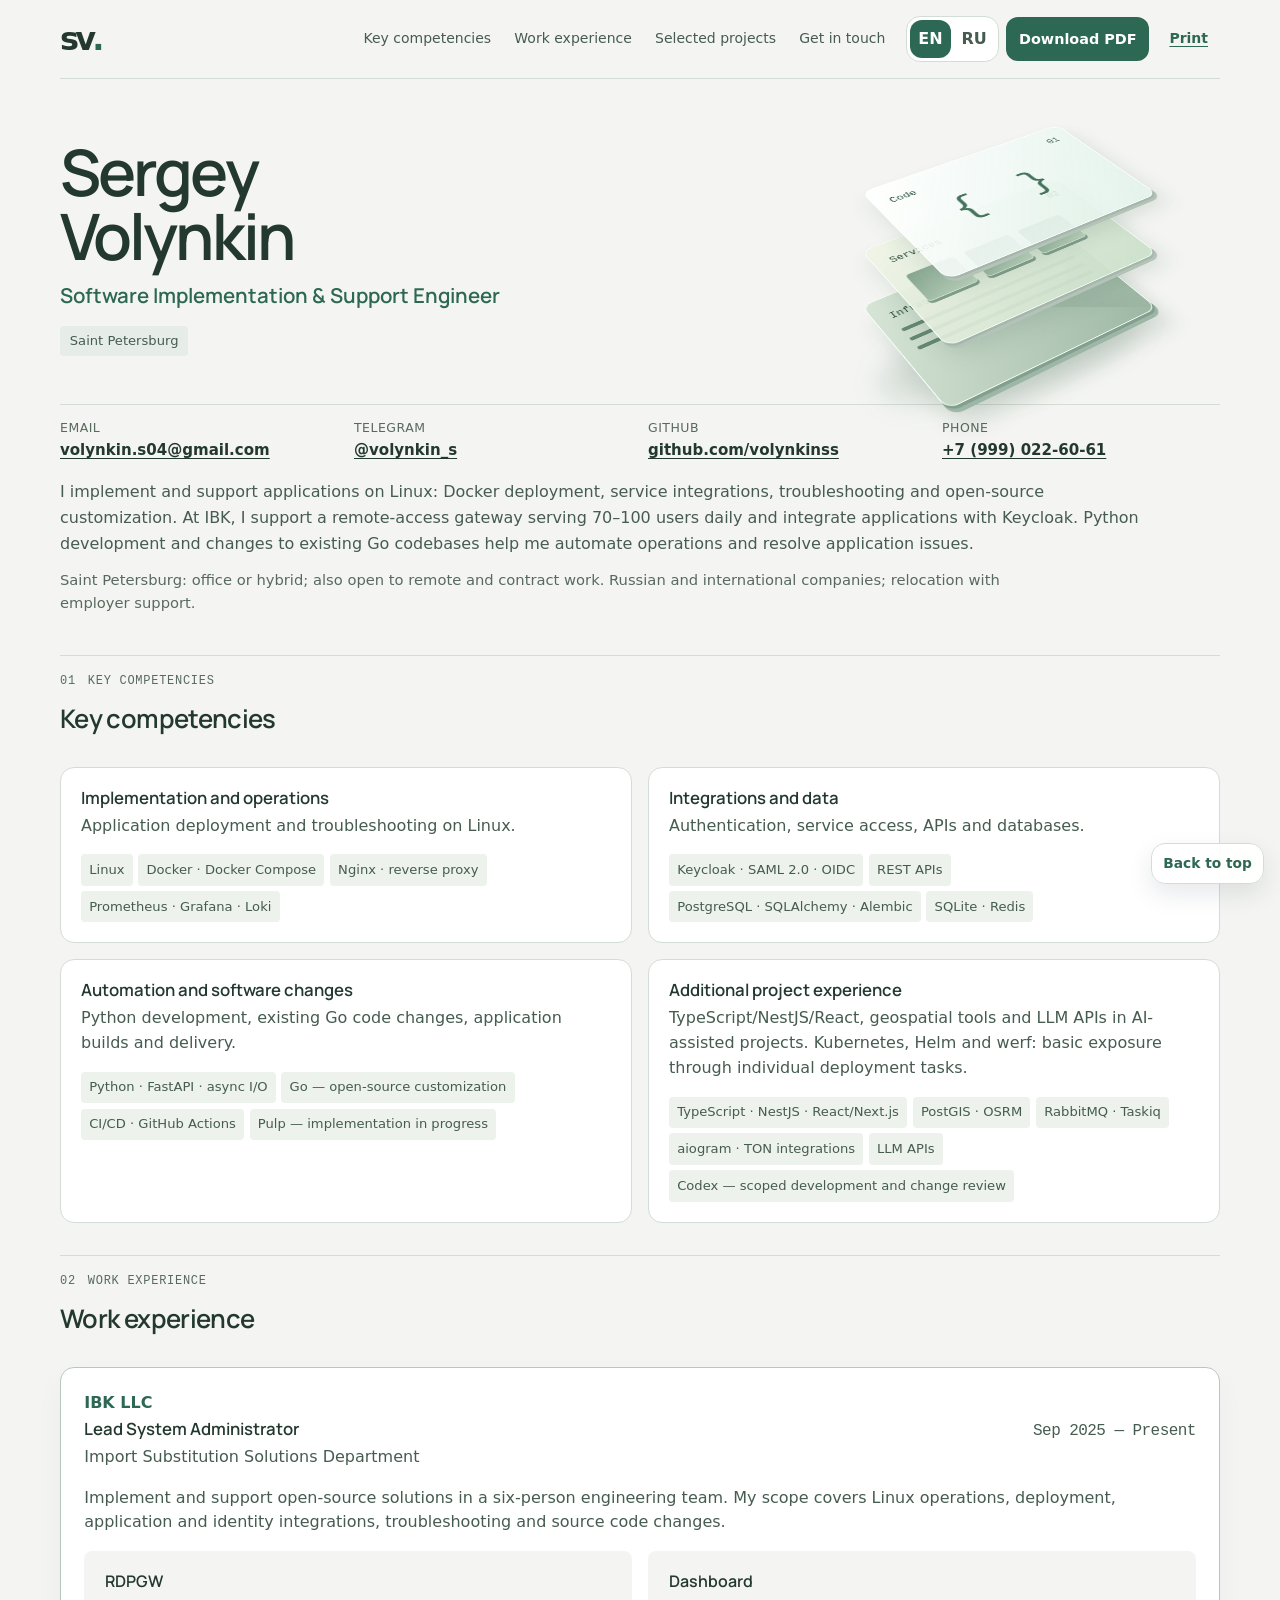
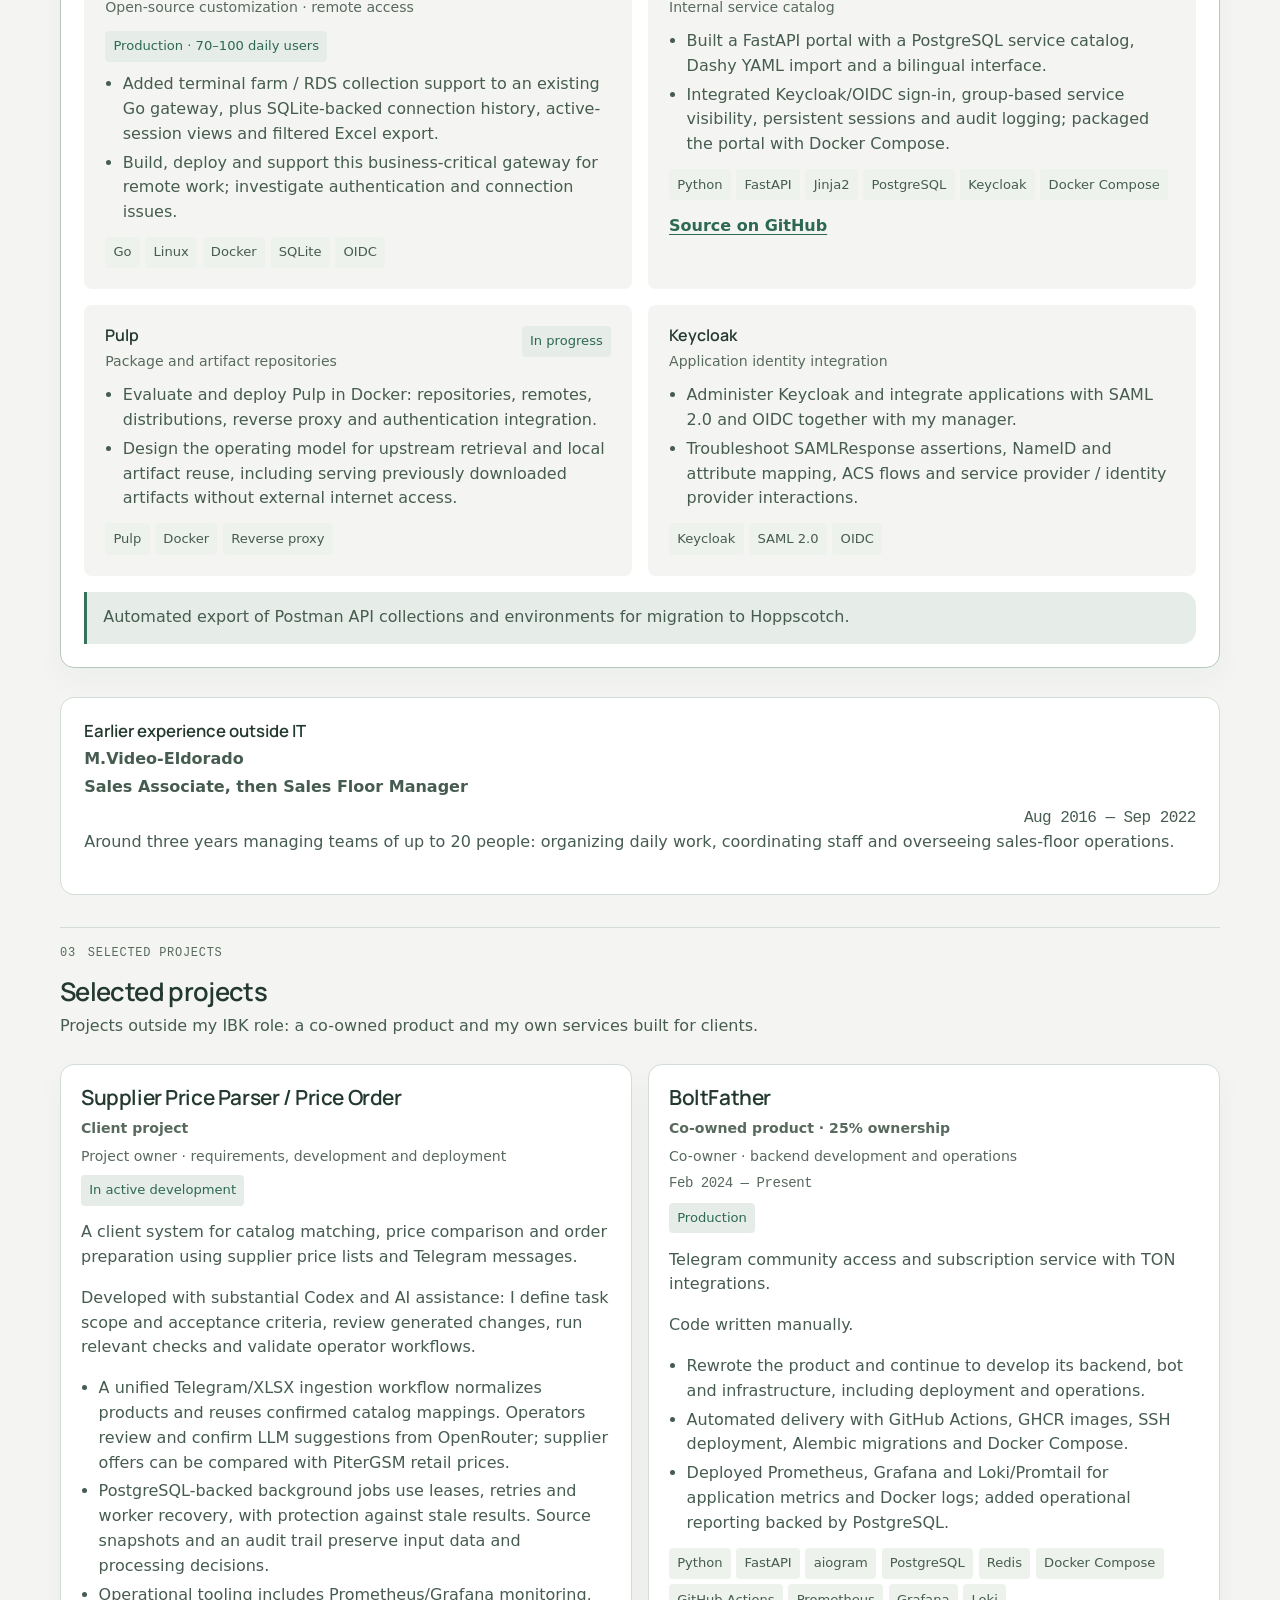
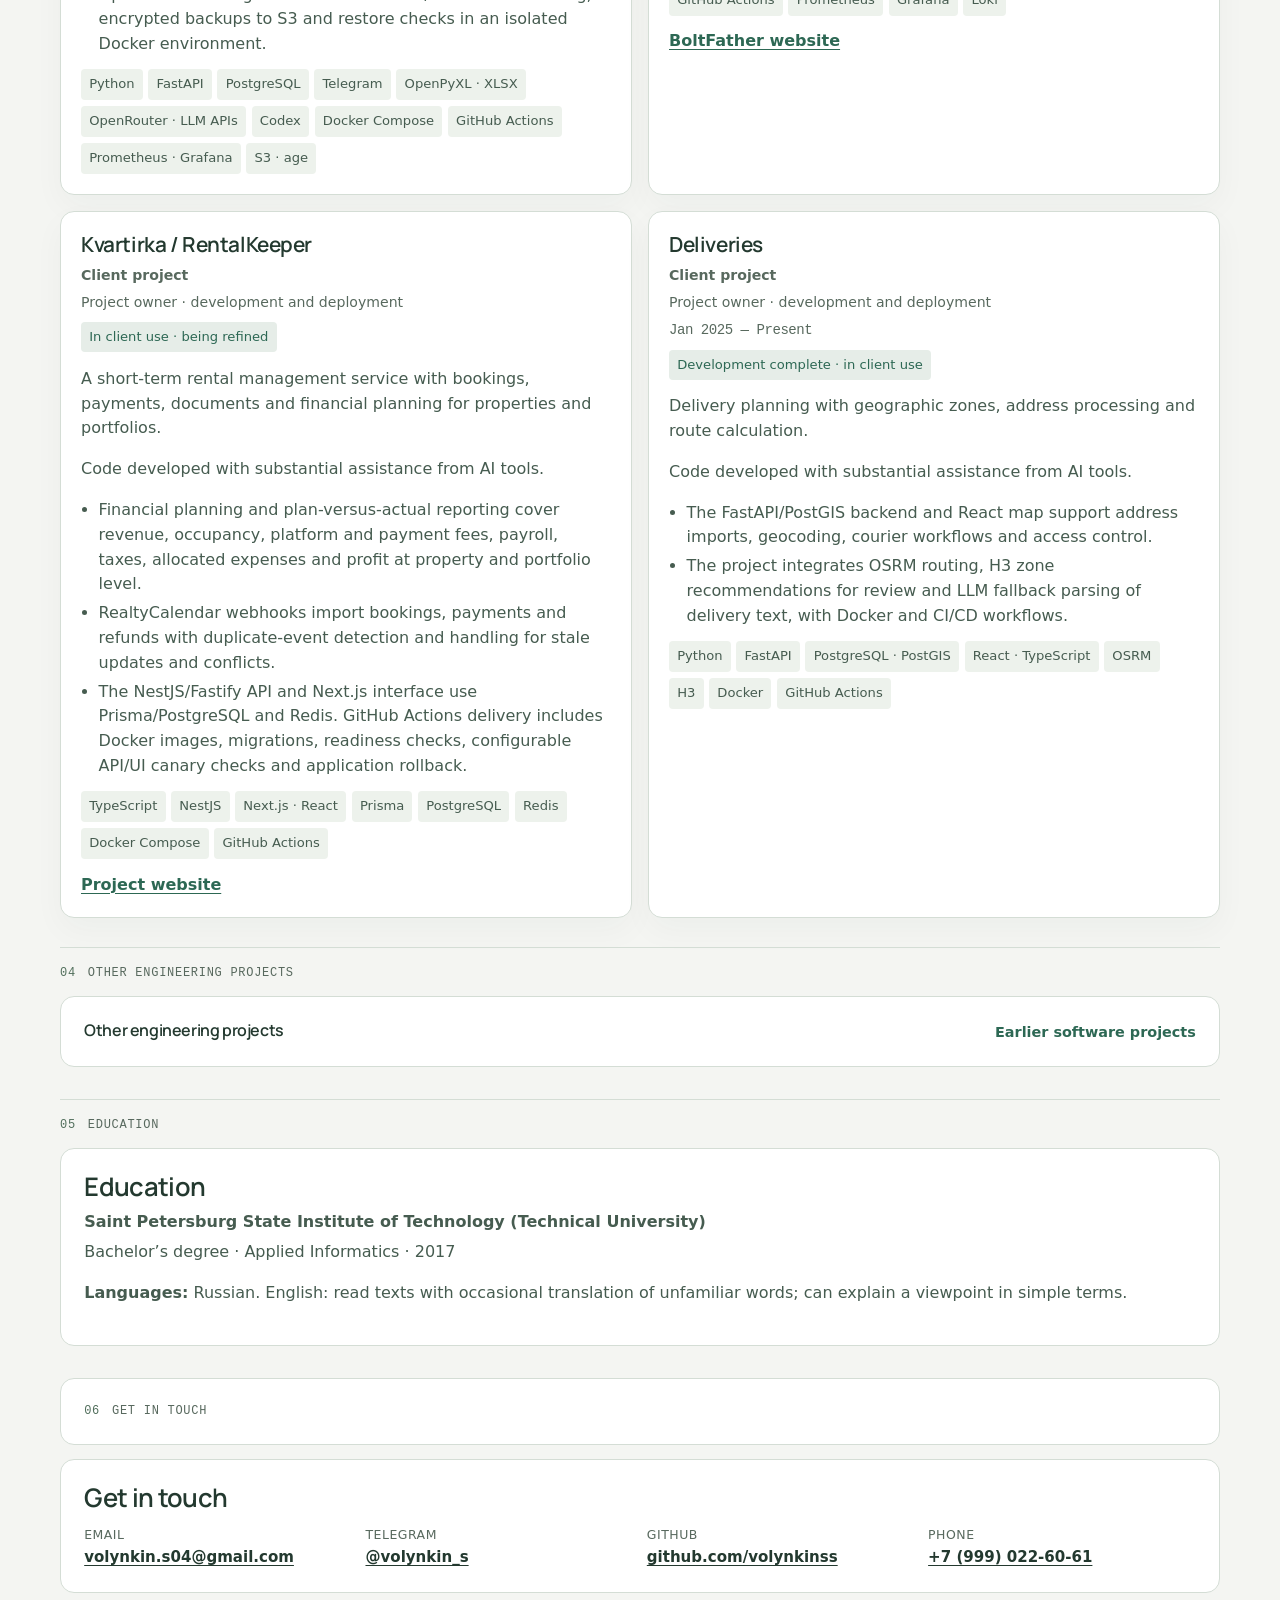
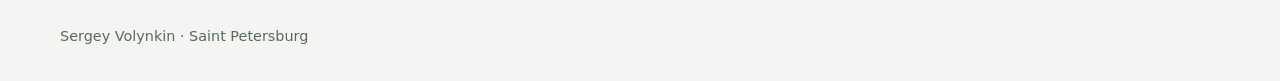
<file: index.html>
<!doctype html>
<html lang="en">
<head>
  <meta charset="utf-8">
  <meta name="viewport" content="width=device-width, initial-scale=1">
  <title>Sergey Volynkin - Software Implementation &amp; Support Engineer</title>
  <meta name="description" content="Sergey Volynkin — Software Implementation &amp; Support Engineer. Linux, Docker, application integration, Keycloak, PostgreSQL and troubleshooting. Saint Petersburg; open to remote work.">
  <link rel="canonical" href="https://volynkinss.github.io/">
  <link rel="alternate" hreflang="en" href="https://volynkinss.github.io/en.html" data-resume-alternate>
  <link rel="alternate" hreflang="ru" href="https://volynkinss.github.io/ru.html" data-resume-alternate>
  <link rel="alternate" hreflang="x-default" href="https://volynkinss.github.io/" data-resume-alternate>
  <meta name="theme-color" content="#f4f5f2">
  <meta name="color-scheme" content="light">
  <meta property="og:type" content="profile">
  <meta property="og:url" content="https://volynkinss.github.io/">
  <meta property="og:title" content="Sergey Volynkin - Software Implementation &amp; Support Engineer">
  <meta property="og:description" content="Sergey Volynkin — Software Implementation &amp; Support Engineer. Linux, Docker, application integration, Keycloak, PostgreSQL and troubleshooting. Saint Petersburg; open to remote work.">
  <meta property="og:locale" content="en_US">
  <meta property="og:image" content="https://volynkinss.github.io/og-resume.png">
  <meta property="og:image:type" content="image/png">
  <meta property="og:image:width" content="1733">
  <meta property="og:image:height" content="907">
  <meta property="og:image:alt" content="Sergey Volynkin resume page preview.">
  <meta name="twitter:card" content="summary_large_image">
  <meta name="twitter:image" content="https://volynkinss.github.io/og-resume.png">
  <meta name="twitter:image:alt" content="Sergey Volynkin resume page preview.">
  <meta name="twitter:title" content="Sergey Volynkin - Software Implementation &amp; Support Engineer">
  <meta name="twitter:description" content="Sergey Volynkin — Software Implementation &amp; Support Engineer. Linux, Docker, application integration, Keycloak, PostgreSQL and troubleshooting. Saint Petersburg; open to remote work.">
  <link rel="icon" href="favicon.svg" type="image/svg+xml">
  <link rel="stylesheet" href="styles.css">
  <link rel="stylesheet" href="print.css" media="print">
  <script id="structured-data" type="application/ld+json">{
  "@context": "https://schema.org",
  "@type": "ProfilePage",
  "inLanguage": "en",
  "name": "Sergey Volynkin",
  "description": "Sergey Volynkin — Software Implementation & Support Engineer. Linux, Docker, application integration, Keycloak, PostgreSQL and troubleshooting. Saint Petersburg; open to remote work.",
  "mainEntity": {
    "@type": "Person",
    "name": "Sergey Volynkin",
    "jobTitle": "Software Implementation & Support Engineer",
    "email": "mailto:volynkin.s04@gmail.com",
    "telephone": "+7 (999) 022-60-61",
    "sameAs": [
      "https://t.me/volynkin_s",
      "https://github.com/volynkinss"
    ],
    "address": {
      "@type": "PostalAddress",
      "addressLocality": "Saint Petersburg"
    }
  }
}</script>
</head>
<body data-lang="en">
  <div id="resume-app">
    <a class="skip-link" href="#top">Skip to content</a>

    <header class="site-header">
      <a class="brand" href="#top" aria-label="Back to top">
        <span class="brand-mark" aria-hidden="true">sv<span>.</span></span>
        <span class="brand-copy">
          <span class="brand-name">Sergey Volynkin</span>
          <span class="brand-role">Software Implementation &amp; Support Engineer</span>
        </span>
      </a>
      <nav class="site-nav" aria-label="Resume sections">
        <a href="#skills" data-nav-section="skills">Key competencies</a><a href="#experience" data-nav-section="experience">Work experience</a><a href="#projects" data-nav-section="projects">Selected projects</a><a href="#contacts" data-nav-section="contacts">Get in touch</a>
      </nav>
      <div class="header-actions" aria-label="Resume language">
        <div class="language-switch" role="group" aria-label="Resume language">

            <a class="language-button" href="/en.html" data-lang-btn="en" hreflang="en" lang="en" aria-current="page">
              EN
            </a>

            <a class="language-button" href="/ru.html" data-lang-btn="ru" hreflang="ru" lang="ru">
              RU
            </a>

        </div>
        <div class="document-actions">
          <a class="download-button" href="./downloads/Sergey_Volynkin_CV_EN.pdf" download="Sergey_Volynkin_CV_EN.pdf" aria-label="Download resume in English (PDF)">Download PDF</a>
          <button class="print-button" type="button" data-print hidden>Print</button>
        </div>
      </div>
    </header>

      <nav class="mobile-nav" aria-label="Resume sections">
    <a href="#skills" data-nav-section="skills">Skills</a><a href="#experience" data-nav-section="experience">Experience</a><a href="#projects" data-nav-section="projects">Projects</a>
  </nav>
    <main id="top" class="resume-page" tabindex="-1">

    <section class="hero" aria-labelledby="hero-name">
      <span id="about" class="anchor-alias" aria-hidden="true"></span>
      <div class="hero-main">
        <div class="hero-copy">
          <h1 id="hero-name">Sergey Volynkin</h1>
          <p class="headline">Software Implementation &amp; Support Engineer</p>
          <ul class="meta-strip"><li>Saint Petersburg</li></ul>
        </div>
        <div class="architecture-scene" aria-hidden="true">
          <div class="architecture-object">
            <div class="architecture-shadow"></div>
            <div class="architecture-layer architecture-base">
              <span class="architecture-number">03</span>
              <span class="architecture-label">Infrastructure</span>
              <div class="architecture-rails"><i></i><i></i><i></i></div>
            </div>
            <div class="architecture-layer architecture-middle">
              <span class="architecture-number">02</span>
              <span class="architecture-label">Services</span>
              <div class="architecture-blocks"><i></i><i></i><i></i></div>
            </div>
            <div class="architecture-layer architecture-top">
              <span class="architecture-number">01</span>
              <span class="architecture-label">Code</span>
              <span class="architecture-code">{ }</span>
            </div>
          </div>
        </div>
      </div>

    <ul class="hero-contacts">

        <li>
          <span>Email</span>
          <a href="mailto:volynkin.s04@gmail.com">volynkin.s04@gmail.com</a>
        </li>

        <li>
          <span>Telegram</span>
          <a href="https://t.me/volynkin_s">@volynkin_s</a>
        </li>

        <li>
          <span>GitHub</span>
          <a href="https://github.com/volynkinss">github.com/volynkinss</a>
        </li>

        <li>
          <span>Phone</span>
          <a href="tel:+79990226061">+7 (999) 022-60-61</a>
        </li>

    </ul>

      <p class="summary">I implement and support applications on Linux: Docker deployment, service integrations, troubleshooting and open-source customization. At IBK, I support a remote-access gateway serving 70–100 users daily and integrate applications with Keycloak. Python development and changes to existing Go codebases help me automate operations and resolve application issues.</p>
      <p class="availability">Saint Petersburg: office or hybrid; also open to remote and contract work. Russian and international companies; relocation with employer support.</p>
    </section>


    <section id="skills" class="content-section" aria-labelledby="skills-title">

    <div class="section-label" aria-hidden="true">
      <span>01</span>
      <strong>Key competencies</strong>
    </div>

      <div class="section-heading">
        <h2 id="skills-title">Key competencies</h2>
      </div>
      <div class="skill-grid">

    <article class="skill-group">
      <h3>Implementation and operations</h3>
      <p>Application deployment and troubleshooting on Linux.</p>
      <ul class="skill-list"><li>Linux</li><li>Docker · Docker Compose</li><li>Nginx · reverse proxy</li><li>Prometheus · Grafana · Loki</li></ul>
    </article>

    <article class="skill-group">
      <h3>Integrations and data</h3>
      <p>Authentication, service access, APIs and databases.</p>
      <ul class="skill-list"><li>Keycloak · SAML 2.0 · OIDC</li><li>REST APIs</li><li>PostgreSQL · SQLAlchemy · Alembic</li><li>SQLite · Redis</li></ul>
    </article>

    <article class="skill-group">
      <h3>Automation and software changes</h3>
      <p>Python development, existing Go code changes, application builds and delivery.</p>
      <ul class="skill-list"><li>Python · FastAPI · async I/O</li><li>Go — open-source customization</li><li>CI/CD · GitHub Actions</li><li>Pulp — implementation in progress</li></ul>
    </article>

    <article class="skill-group">
      <h3>Additional project experience</h3>
      <p>TypeScript/NestJS/React, geospatial tools and LLM APIs in AI-assisted projects. Kubernetes, Helm and werf: basic exposure through individual deployment tasks.</p>
      <ul class="skill-list"><li>TypeScript · NestJS · React/Next.js</li><li>PostGIS · OSRM</li><li>RabbitMQ · Taskiq</li><li>aiogram · TON integrations</li><li>LLM APIs</li><li>Codex — scoped development and change review</li></ul>
    </article>

      </div>
    </section>


    <section id="experience" class="content-section current-section" aria-labelledby="experience-title">

    <div class="section-label" aria-hidden="true">
      <span>02</span>
      <strong>Work experience</strong>
    </div>

      <div class="section-heading">
        <h2 id="experience-title">Work experience</h2>
      </div>
      <article class="employment-panel" aria-labelledby="employment-title">
        <div class="employment-head">
          <div>
            <p class="company">IBK LLC</p>
            <div class="role-row">
              <h3 id="employment-title">Lead System Administrator</h3>
              <p class="period">Sep 2025 — Present</p>
            </div>
            <p class="department">Import Substitution Solutions Department</p>
          </div>
        </div>
        <p class="overview">Implement and support open-source solutions in a six-person engineering team. My scope covers Linux operations, deployment, application and identity integrations, troubleshooting and source code changes.</p>
        <div class="case-grid">
    <article id="case-rdpgw" class="case-card">
      <div class="case-head">
        <div>
          <h4>RDPGW</h4>
          <p>Open-source customization · remote access</p>
        </div>
        <span class="status">Production · 70–100 daily users</span>
      </div>
      <ul class="bullet-list"><li>Added terminal farm / RDS collection support to an existing Go gateway, plus SQLite-backed connection history, active-session views and filtered Excel export.</li><li>Build, deploy and support this business-critical gateway for remote work; investigate authentication and connection issues.</li></ul>
      <ul class="stack-list"><li>Go</li><li>Linux</li><li>Docker</li><li>SQLite</li><li>OIDC</li></ul>

    </article>

    <article id="case-dashboard" class="case-card">
      <div class="case-head">
        <div>
          <h4>Dashboard</h4>
          <p>Internal service catalog</p>
        </div>

      </div>
      <ul class="bullet-list"><li>Built a FastAPI portal with a PostgreSQL service catalog, Dashy YAML import and a bilingual interface.</li><li>Integrated Keycloak/OIDC sign-in, group-based service visibility, persistent sessions and audit logging; packaged the portal with Docker Compose.</li></ul>
      <ul class="stack-list"><li>Python</li><li>FastAPI</li><li>Jinja2</li><li>PostgreSQL</li><li>Keycloak</li><li>Docker Compose</li></ul>
      <p class="link-row"><a href="https://github.com/volynkinss/dashboard" target="_blank" rel="noreferrer">Source on GitHub</a></p>
    </article>

    <article id="case-pulp" class="case-card">
      <div class="case-head">
        <div>
          <h4>Pulp</h4>
          <p>Package and artifact repositories</p>
        </div>
        <span class="status">In progress</span>
      </div>
      <ul class="bullet-list"><li>Evaluate and deploy Pulp in Docker: repositories, remotes, distributions, reverse proxy and authentication integration.</li><li>Design the operating model for upstream retrieval and local artifact reuse, including serving previously downloaded artifacts without external internet access.</li></ul>
      <ul class="stack-list"><li>Pulp</li><li>Docker</li><li>Reverse proxy</li></ul>

    </article>

    <article id="case-keycloak" class="case-card">
      <div class="case-head">
        <div>
          <h4>Keycloak</h4>
          <p>Application identity integration</p>
        </div>

      </div>
      <ul class="bullet-list"><li>Administer Keycloak and integrate applications with SAML 2.0 and OIDC together with my manager.</li><li>Troubleshoot SAMLResponse assertions, NameID and attribute mapping, ACS flows and service provider / identity provider interactions.</li></ul>
      <ul class="stack-list"><li>Keycloak</li><li>SAML 2.0</li><li>OIDC</li></ul>

    </article>
  </div>
        <p class="automation-note">Automated export of Postman API collections and environments for migration to Hoppscotch.</p>
      </article>

    <section id="background" class="background-panel" aria-labelledby="background-title">
      <div class="text-panel">
        <h3 id="background-title">Earlier experience outside IT</h3>
        <p class="company">M.Video-Eldorado</p>
        <p class="strong-line">Sales Associate, then Sales Floor Manager</p>
        <p class="period">Aug 2016 — Sep 2022</p>
        <p>Around three years managing teams of up to 20 people: organizing daily work, coordinating staff and overseeing sales-floor operations.</p>
      </div>
    </section>

    </section>


    <section id="projects" class="content-section" aria-labelledby="projects-title">

    <div class="section-label" aria-hidden="true">
      <span>03</span>
      <strong>Selected projects</strong>
    </div>

      <div class="section-heading">
        <h2 id="projects-title">Selected projects</h2>
        <p>Projects outside my IBK role: a co-owned product and my own services built for clients.</p>
      </div>
      <div class="project-grid">
    <article id="project-supplier-parser" class="project-card">
      <div class="project-head">
        <h3>Supplier Price Parser / Price Order</h3>
        <p class="project-category">Client project</p>
        <p class="project-role">Project owner · requirements, development and deployment</p>

        <span class="status project-status">In active development</span>
      </div>
      <p class="project-description">A client system for catalog matching, price comparison and order preparation using supplier price lists and Telegram messages.</p>
      <p class="project-contribution">Developed with substantial Codex and AI assistance: I define task scope and acceptance criteria, review generated changes, run relevant checks and validate operator workflows.</p>
      <ul class="bullet-list"><li>A unified Telegram/XLSX ingestion workflow normalizes products and reuses confirmed catalog mappings. Operators review and confirm LLM suggestions from OpenRouter; supplier offers can be compared with PiterGSM retail prices.</li><li>PostgreSQL-backed background jobs use leases, retries and worker recovery, with protection against stale results. Source snapshots and an audit trail preserve input data and processing decisions.</li><li>Operational tooling includes Prometheus/Grafana monitoring, encrypted backups to S3 and restore checks in an isolated Docker environment.</li></ul>
      <ul class="stack-list"><li>Python</li><li>FastAPI</li><li>PostgreSQL</li><li>Telegram</li><li>OpenPyXL · XLSX</li><li>OpenRouter · LLM APIs</li><li>Codex</li><li>Docker Compose</li><li>GitHub Actions</li><li>Prometheus · Grafana</li><li>S3 · age</li></ul>

    </article>

    <article id="project-boltfather" class="project-card">
      <div class="project-head">
        <h3>BoltFather</h3>
        <p class="project-category">Co-owned product · 25% ownership</p>
        <p class="project-role">Co-owner · backend development and operations</p>
        <p class="project-period">Feb 2024 — Present</p>
        <span class="status project-status">Production</span>
      </div>
      <p class="project-description">Telegram community access and subscription service with TON integrations.</p>
      <p class="project-contribution">Code written manually.</p>
      <ul class="bullet-list"><li>Rewrote the product and continue to develop its backend, bot and infrastructure, including deployment and operations.</li><li>Automated delivery with GitHub Actions, GHCR images, SSH deployment, Alembic migrations and Docker Compose.</li><li>Deployed Prometheus, Grafana and Loki/Promtail for application metrics and Docker logs; added operational reporting backed by PostgreSQL.</li></ul>
      <ul class="stack-list"><li>Python</li><li>FastAPI</li><li>aiogram</li><li>PostgreSQL</li><li>Redis</li><li>Docker Compose</li><li>GitHub Actions</li><li>Prometheus</li><li>Grafana</li><li>Loki</li></ul>
      <p class="link-row"><a href="https://boltfather.com/" target="_blank" rel="noreferrer">BoltFather website</a></p>
    </article>

    <article id="project-kvartirka" class="project-card">
      <div class="project-head">
        <h3>Kvartirka / RentalKeeper</h3>
        <p class="project-category">Client project</p>
        <p class="project-role">Project owner · development and deployment</p>

        <span class="status project-status">In client use · being refined</span>
      </div>
      <p class="project-description">A short-term rental management service with bookings, payments, documents and financial planning for properties and portfolios.</p>
      <p class="project-contribution">Code developed with substantial assistance from AI tools.</p>
      <ul class="bullet-list"><li>Financial planning and plan-versus-actual reporting cover revenue, occupancy, platform and payment fees, payroll, taxes, allocated expenses and profit at property and portfolio level.</li><li>RealtyCalendar webhooks import bookings, payments and refunds with duplicate-event detection and handling for stale updates and conflicts.</li><li>The NestJS/Fastify API and Next.js interface use Prisma/PostgreSQL and Redis. GitHub Actions delivery includes Docker images, migrations, readiness checks, configurable API/UI canary checks and application rollback.</li></ul>
      <ul class="stack-list"><li>TypeScript</li><li>NestJS</li><li>Next.js · React</li><li>Prisma</li><li>PostgreSQL</li><li>Redis</li><li>Docker Compose</li><li>GitHub Actions</li></ul>
      <p class="link-row"><a href="https://rentalkeeper.ru/" target="_blank" rel="noreferrer">Project website</a></p>
    </article>

    <article id="project-deliveries" class="project-card">
      <div class="project-head">
        <h3>Deliveries</h3>
        <p class="project-category">Client project</p>
        <p class="project-role">Project owner · development and deployment</p>
        <p class="project-period">Jan 2025 — Present</p>
        <span class="status project-status">Development complete · in client use</span>
      </div>
      <p class="project-description">Delivery planning with geographic zones, address processing and route calculation.</p>
      <p class="project-contribution">Code developed with substantial assistance from AI tools.</p>
      <ul class="bullet-list"><li>The FastAPI/PostGIS backend and React map support address imports, geocoding, courier workflows and access control.</li><li>The project integrates OSRM routing, H3 zone recommendations for review and LLM fallback parsing of delivery text, with Docker and CI/CD workflows.</li></ul>
      <ul class="stack-list"><li>Python</li><li>FastAPI</li><li>PostgreSQL · PostGIS</li><li>React · TypeScript</li><li>OSRM</li><li>H3</li><li>Docker</li><li>GitHub Actions</li></ul>

    </article>
  </div>
    </section>


    <section id="other-projects" class="content-section secondary-section" aria-labelledby="other-projects-title">

    <div class="section-label" aria-hidden="true">
      <span>04</span>
      <strong>Other engineering projects</strong>
    </div>

      <details class="other-projects" data-disclosure="other-projects">
        <summary>
          <h2 id="other-projects-title">Other engineering projects</h2>
          <span>Earlier software projects</span>
        </summary>
        <div class="other-project-list">

    <article id="other-user-balances" class="other-project">
      <div>
        <h3>User Balances</h3>
        <p class="small-meta">Feb 2025 — Jul 2025</p>
      </div>
      <p>Backend development for TON data processing: service APIs, block parsing, queue workers and database models.</p>
      <ul class="stack-list compact"><li>FastAPI</li><li>PostgreSQL</li><li>Redis</li><li>RabbitMQ</li><li>Taskiq</li></ul>
    </article>

    <article id="other-scale-api" class="other-project">
      <div>
        <h3>Scale API</h3>
        <p class="small-meta">Mar 2025 · Project closed</p>
      </div>
      <p>Developed an API and background synchronization for staking and on-chain data.</p>
      <ul class="stack-list compact"><li>FastAPI</li><li>PostgreSQL</li><li>Alembic</li><li>Docker</li></ul>
    </article>

    <article id="other-printly3d" class="other-project">
      <div>
        <h3>Printly3D</h3>
        <p class="small-meta">Aug 2025 — Nov 2025 · Project closed</p>
      </div>
      <p>Developed a Telegram bot and backend for 3D-printing order workflows.</p>
      <ul class="stack-list compact"><li>Python</li><li>aiogram</li><li>PostgreSQL</li><li>Alembic</li><li>Docker</li></ul>
    </article>

    <article id="other-token-prices" class="other-project">
      <div>
        <h3>Token Prices</h3>

      </div>
      <p>Built token price monitoring and Telegram notifications with TON integrations, Redis state and automated Docker deployment.</p>
      <ul class="stack-list compact"><li>aiogram</li><li>Redis</li><li>TON APIs</li><li>Docker</li></ul>
    </article>

    <article id="other-fanton-rent" class="other-project">
      <div>
        <h3>Fanton Rent</h3>
        <p class="small-meta">Apr 2025 — Oct 2025 · Project closed</p>
      </div>
      <p>Developed a bot for in-game asset rentals, integrating the Fanton API with wallet and reservation workflows.</p>
      <ul class="stack-list compact"><li>Python</li><li>aiogram</li><li>Redis</li><li>TON APIs</li><li>GitHub Actions</li></ul>
    </article>

        </div>
      </details>
    </section>


    <section id="education" class="content-section slim-section" aria-labelledby="education-title">

    <div class="section-label" aria-hidden="true">
      <span>05</span>
      <strong>Education</strong>
    </div>

      <div class="text-panel">
        <h2 id="education-title">Education</h2>
        <p class="strong-line">Saint Petersburg State Institute of Technology (Technical University)</p>
        <p>Bachelor’s degree · Applied Informatics · 2017</p>
        <p class="language-line"><strong>Languages:</strong> Russian. English: read texts with occasional translation of unfamiliar words; can explain a viewpoint in simple terms.</p>
      </div>
    </section>


    <section id="contacts" class="content-section contacts-section" aria-labelledby="contacts-title">

    <div class="section-label" aria-hidden="true">
      <span>06</span>
      <strong>Get in touch</strong>
    </div>

      <div>
        <h2 id="contacts-title">Get in touch</h2>

    <ul class="contact-grid">

        <li>
          <span>Email</span>
          <a href="mailto:volynkin.s04@gmail.com">volynkin.s04@gmail.com</a>
        </li>

        <li>
          <span>Telegram</span>
          <a href="https://t.me/volynkin_s">@volynkin_s</a>
        </li>

        <li>
          <span>GitHub</span>
          <a href="https://github.com/volynkinss">github.com/volynkinss</a>
        </li>

        <li>
          <span>Phone</span>
          <a href="tel:+79990226061">+7 (999) 022-60-61</a>
        </li>

    </ul>

      </div>
    </section>

    </main>
    <footer class="site-footer"><span id="interests" class="anchor-alias" aria-hidden="true"></span><p>Sergey Volynkin · Saint Petersburg</p></footer>
    <a class="back-to-top" href="#top" aria-label="Back to top">Back to top</a>
  </div>
  <script type="module" src="script.js"></script>
</body>
</html>
</file>
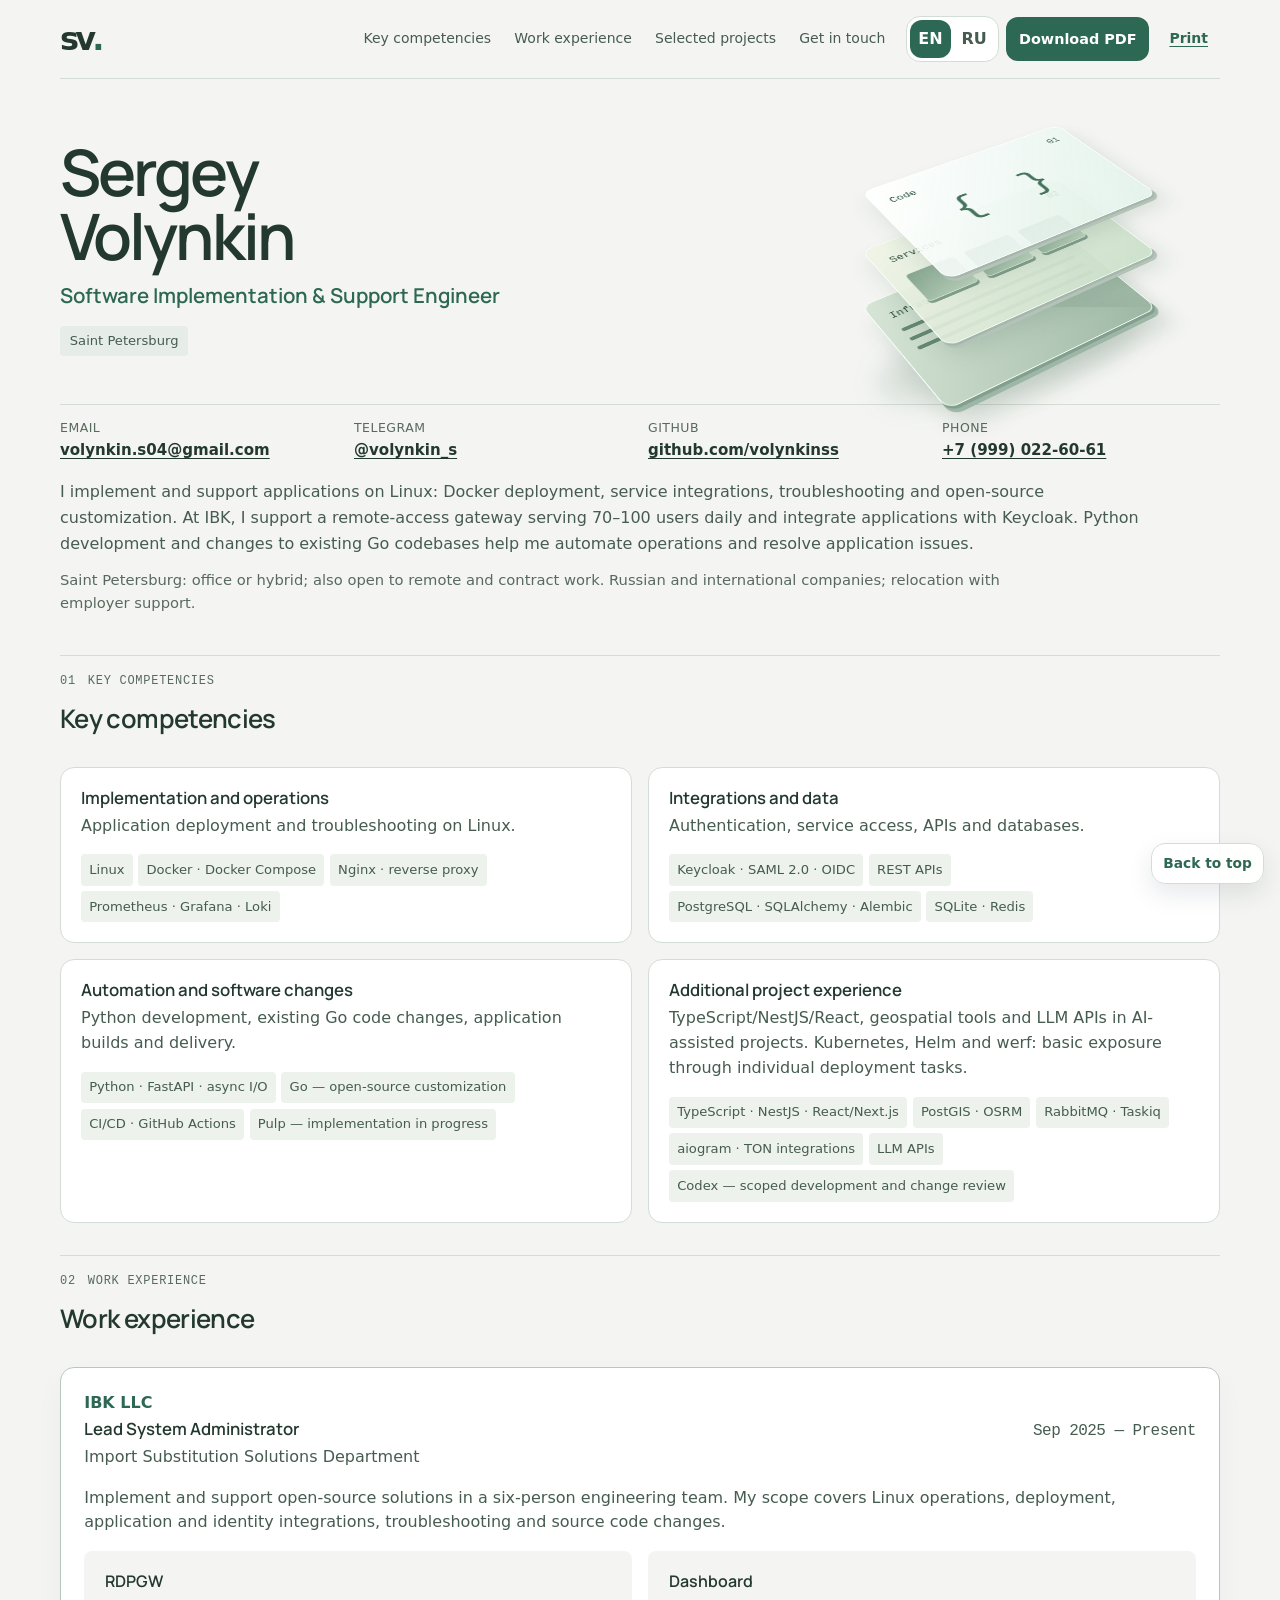
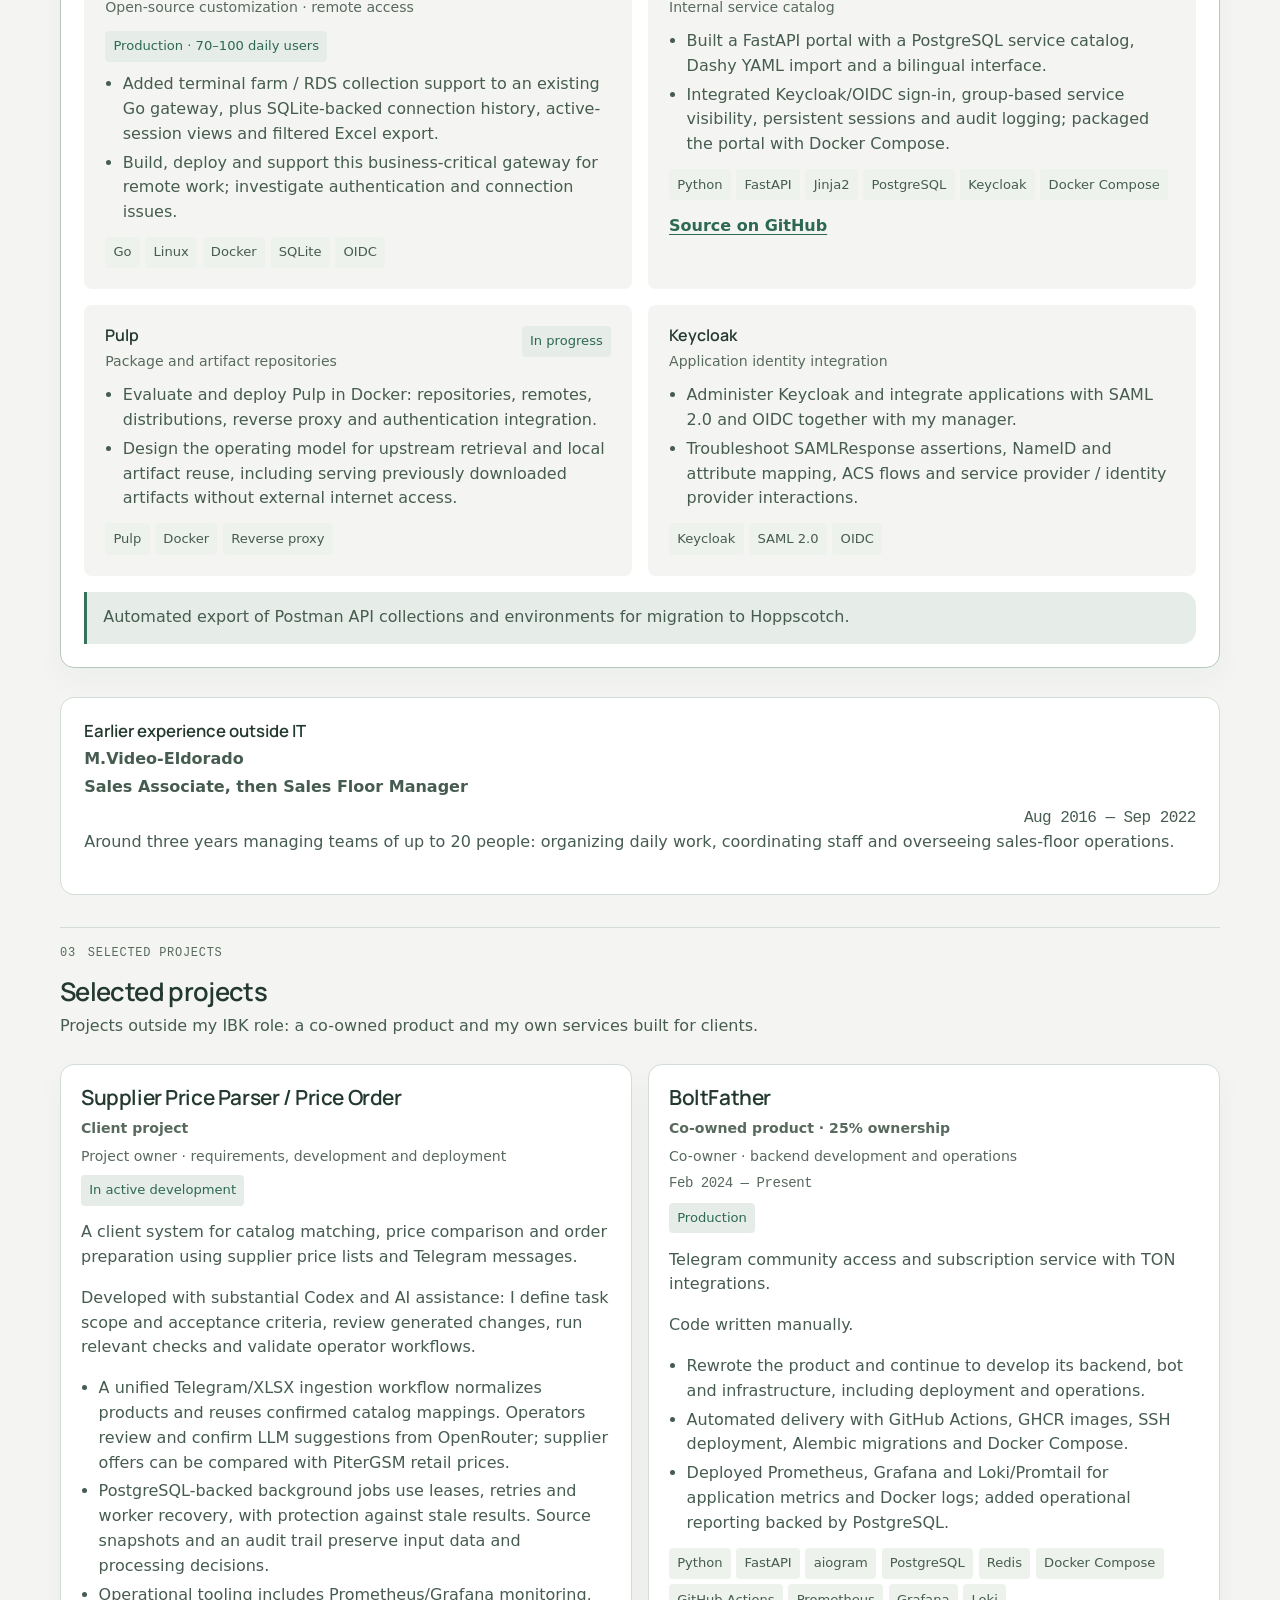
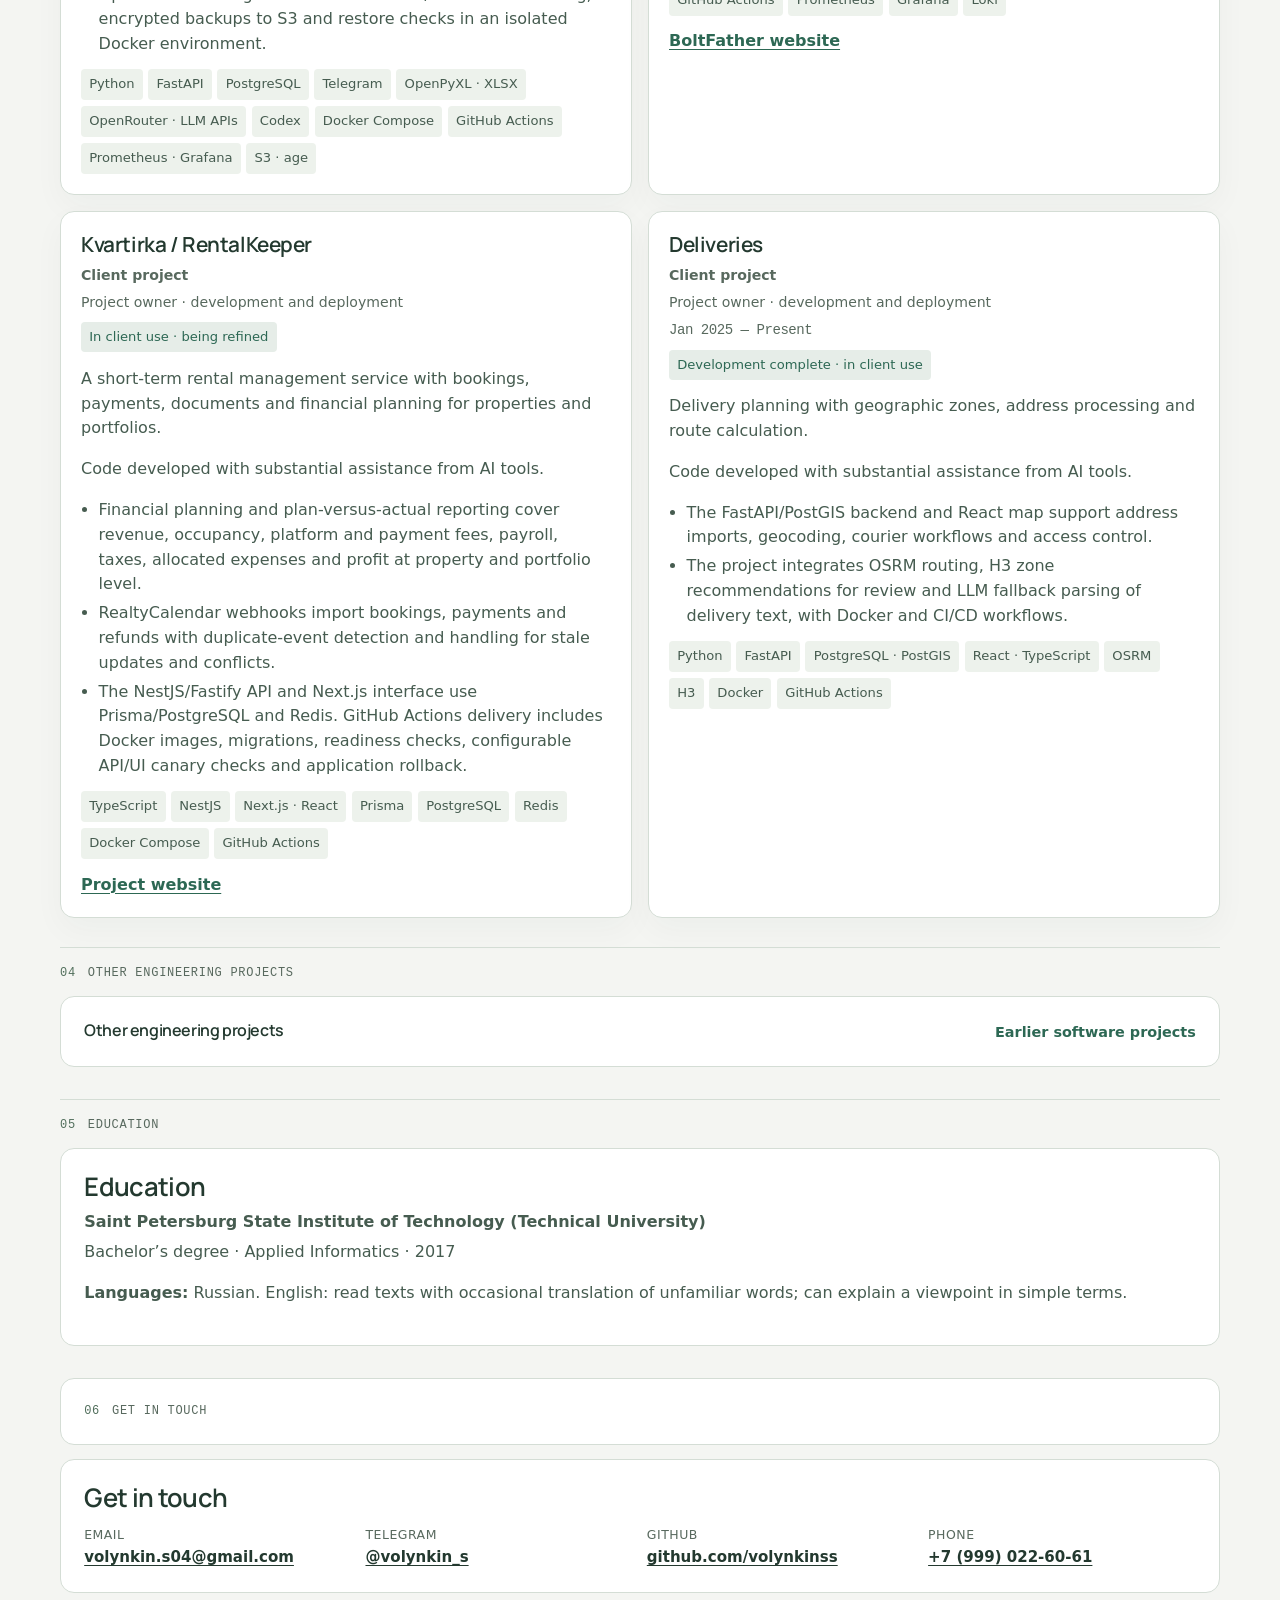
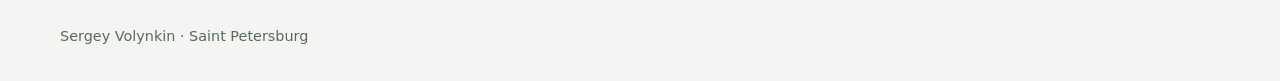
<file: en.html>
<!doctype html>
<html lang="en">
<head>
  <meta charset="utf-8">
  <meta name="viewport" content="width=device-width, initial-scale=1">
  <title>Sergey Volynkin - Software Implementation &amp; Support Engineer</title>
  <meta name="description" content="Sergey Volynkin — Software Implementation &amp; Support Engineer. Linux, Docker, application integration, Keycloak, PostgreSQL and troubleshooting. Saint Petersburg; open to remote work.">
  <link rel="canonical" href="https://volynkinss.github.io/en.html">
  <link rel="alternate" hreflang="en" href="https://volynkinss.github.io/en.html" data-resume-alternate>
  <link rel="alternate" hreflang="ru" href="https://volynkinss.github.io/ru.html" data-resume-alternate>
  <link rel="alternate" hreflang="x-default" href="https://volynkinss.github.io/" data-resume-alternate>
  <meta name="theme-color" content="#f4f5f2">
  <meta name="color-scheme" content="light">
  <meta property="og:type" content="profile">
  <meta property="og:url" content="https://volynkinss.github.io/en.html">
  <meta property="og:title" content="Sergey Volynkin - Software Implementation &amp; Support Engineer">
  <meta property="og:description" content="Sergey Volynkin — Software Implementation &amp; Support Engineer. Linux, Docker, application integration, Keycloak, PostgreSQL and troubleshooting. Saint Petersburg; open to remote work.">
  <meta property="og:locale" content="en_US">
  <meta property="og:image" content="https://volynkinss.github.io/og-resume.png">
  <meta property="og:image:type" content="image/png">
  <meta property="og:image:width" content="1733">
  <meta property="og:image:height" content="907">
  <meta property="og:image:alt" content="Sergey Volynkin resume page preview.">
  <meta name="twitter:card" content="summary_large_image">
  <meta name="twitter:image" content="https://volynkinss.github.io/og-resume.png">
  <meta name="twitter:image:alt" content="Sergey Volynkin resume page preview.">
  <meta name="twitter:title" content="Sergey Volynkin - Software Implementation &amp; Support Engineer">
  <meta name="twitter:description" content="Sergey Volynkin — Software Implementation &amp; Support Engineer. Linux, Docker, application integration, Keycloak, PostgreSQL and troubleshooting. Saint Petersburg; open to remote work.">
  <link rel="icon" href="favicon.svg" type="image/svg+xml">
  <link rel="stylesheet" href="styles.css">
  <link rel="stylesheet" href="print.css" media="print">
  <script id="structured-data" type="application/ld+json">{
  "@context": "https://schema.org",
  "@type": "ProfilePage",
  "inLanguage": "en",
  "name": "Sergey Volynkin",
  "description": "Sergey Volynkin — Software Implementation & Support Engineer. Linux, Docker, application integration, Keycloak, PostgreSQL and troubleshooting. Saint Petersburg; open to remote work.",
  "mainEntity": {
    "@type": "Person",
    "name": "Sergey Volynkin",
    "jobTitle": "Software Implementation & Support Engineer",
    "email": "mailto:volynkin.s04@gmail.com",
    "telephone": "+7 (999) 022-60-61",
    "sameAs": [
      "https://t.me/volynkin_s",
      "https://github.com/volynkinss"
    ],
    "address": {
      "@type": "PostalAddress",
      "addressLocality": "Saint Petersburg"
    }
  }
}</script>
</head>
<body data-lang="en">
  <div id="resume-app">
    <a class="skip-link" href="#top">Skip to content</a>

    <header class="site-header">
      <a class="brand" href="#top" aria-label="Back to top">
        <span class="brand-mark" aria-hidden="true">sv<span>.</span></span>
        <span class="brand-copy">
          <span class="brand-name">Sergey Volynkin</span>
          <span class="brand-role">Software Implementation &amp; Support Engineer</span>
        </span>
      </a>
      <nav class="site-nav" aria-label="Resume sections">
        <a href="#skills" data-nav-section="skills">Key competencies</a><a href="#experience" data-nav-section="experience">Work experience</a><a href="#projects" data-nav-section="projects">Selected projects</a><a href="#contacts" data-nav-section="contacts">Get in touch</a>
      </nav>
      <div class="header-actions" aria-label="Resume language">
        <div class="language-switch" role="group" aria-label="Resume language">

            <a class="language-button" href="/en.html" data-lang-btn="en" hreflang="en" lang="en" aria-current="page">
              EN
            </a>

            <a class="language-button" href="/ru.html" data-lang-btn="ru" hreflang="ru" lang="ru">
              RU
            </a>

        </div>
        <div class="document-actions">
          <a class="download-button" href="./downloads/Sergey_Volynkin_CV_EN.pdf" download="Sergey_Volynkin_CV_EN.pdf" aria-label="Download resume in English (PDF)">Download PDF</a>
          <button class="print-button" type="button" data-print hidden>Print</button>
        </div>
      </div>
    </header>

      <nav class="mobile-nav" aria-label="Resume sections">
    <a href="#skills" data-nav-section="skills">Skills</a><a href="#experience" data-nav-section="experience">Experience</a><a href="#projects" data-nav-section="projects">Projects</a>
  </nav>
    <main id="top" class="resume-page" tabindex="-1">

    <section class="hero" aria-labelledby="hero-name">
      <span id="about" class="anchor-alias" aria-hidden="true"></span>
      <div class="hero-main">
        <div class="hero-copy">
          <h1 id="hero-name">Sergey Volynkin</h1>
          <p class="headline">Software Implementation &amp; Support Engineer</p>
          <ul class="meta-strip"><li>Saint Petersburg</li></ul>
        </div>
        <div class="architecture-scene" aria-hidden="true">
          <div class="architecture-object">
            <div class="architecture-shadow"></div>
            <div class="architecture-layer architecture-base">
              <span class="architecture-number">03</span>
              <span class="architecture-label">Infrastructure</span>
              <div class="architecture-rails"><i></i><i></i><i></i></div>
            </div>
            <div class="architecture-layer architecture-middle">
              <span class="architecture-number">02</span>
              <span class="architecture-label">Services</span>
              <div class="architecture-blocks"><i></i><i></i><i></i></div>
            </div>
            <div class="architecture-layer architecture-top">
              <span class="architecture-number">01</span>
              <span class="architecture-label">Code</span>
              <span class="architecture-code">{ }</span>
            </div>
          </div>
        </div>
      </div>

    <ul class="hero-contacts">

        <li>
          <span>Email</span>
          <a href="mailto:volynkin.s04@gmail.com">volynkin.s04@gmail.com</a>
        </li>

        <li>
          <span>Telegram</span>
          <a href="https://t.me/volynkin_s">@volynkin_s</a>
        </li>

        <li>
          <span>GitHub</span>
          <a href="https://github.com/volynkinss">github.com/volynkinss</a>
        </li>

        <li>
          <span>Phone</span>
          <a href="tel:+79990226061">+7 (999) 022-60-61</a>
        </li>

    </ul>

      <p class="summary">I implement and support applications on Linux: Docker deployment, service integrations, troubleshooting and open-source customization. At IBK, I support a remote-access gateway serving 70–100 users daily and integrate applications with Keycloak. Python development and changes to existing Go codebases help me automate operations and resolve application issues.</p>
      <p class="availability">Saint Petersburg: office or hybrid; also open to remote and contract work. Russian and international companies; relocation with employer support.</p>
    </section>


    <section id="skills" class="content-section" aria-labelledby="skills-title">

    <div class="section-label" aria-hidden="true">
      <span>01</span>
      <strong>Key competencies</strong>
    </div>

      <div class="section-heading">
        <h2 id="skills-title">Key competencies</h2>
      </div>
      <div class="skill-grid">

    <article class="skill-group">
      <h3>Implementation and operations</h3>
      <p>Application deployment and troubleshooting on Linux.</p>
      <ul class="skill-list"><li>Linux</li><li>Docker · Docker Compose</li><li>Nginx · reverse proxy</li><li>Prometheus · Grafana · Loki</li></ul>
    </article>

    <article class="skill-group">
      <h3>Integrations and data</h3>
      <p>Authentication, service access, APIs and databases.</p>
      <ul class="skill-list"><li>Keycloak · SAML 2.0 · OIDC</li><li>REST APIs</li><li>PostgreSQL · SQLAlchemy · Alembic</li><li>SQLite · Redis</li></ul>
    </article>

    <article class="skill-group">
      <h3>Automation and software changes</h3>
      <p>Python development, existing Go code changes, application builds and delivery.</p>
      <ul class="skill-list"><li>Python · FastAPI · async I/O</li><li>Go — open-source customization</li><li>CI/CD · GitHub Actions</li><li>Pulp — implementation in progress</li></ul>
    </article>

    <article class="skill-group">
      <h3>Additional project experience</h3>
      <p>TypeScript/NestJS/React, geospatial tools and LLM APIs in AI-assisted projects. Kubernetes, Helm and werf: basic exposure through individual deployment tasks.</p>
      <ul class="skill-list"><li>TypeScript · NestJS · React/Next.js</li><li>PostGIS · OSRM</li><li>RabbitMQ · Taskiq</li><li>aiogram · TON integrations</li><li>LLM APIs</li><li>Codex — scoped development and change review</li></ul>
    </article>

      </div>
    </section>


    <section id="experience" class="content-section current-section" aria-labelledby="experience-title">

    <div class="section-label" aria-hidden="true">
      <span>02</span>
      <strong>Work experience</strong>
    </div>

      <div class="section-heading">
        <h2 id="experience-title">Work experience</h2>
      </div>
      <article class="employment-panel" aria-labelledby="employment-title">
        <div class="employment-head">
          <div>
            <p class="company">IBK LLC</p>
            <div class="role-row">
              <h3 id="employment-title">Lead System Administrator</h3>
              <p class="period">Sep 2025 — Present</p>
            </div>
            <p class="department">Import Substitution Solutions Department</p>
          </div>
        </div>
        <p class="overview">Implement and support open-source solutions in a six-person engineering team. My scope covers Linux operations, deployment, application and identity integrations, troubleshooting and source code changes.</p>
        <div class="case-grid">
    <article id="case-rdpgw" class="case-card">
      <div class="case-head">
        <div>
          <h4>RDPGW</h4>
          <p>Open-source customization · remote access</p>
        </div>
        <span class="status">Production · 70–100 daily users</span>
      </div>
      <ul class="bullet-list"><li>Added terminal farm / RDS collection support to an existing Go gateway, plus SQLite-backed connection history, active-session views and filtered Excel export.</li><li>Build, deploy and support this business-critical gateway for remote work; investigate authentication and connection issues.</li></ul>
      <ul class="stack-list"><li>Go</li><li>Linux</li><li>Docker</li><li>SQLite</li><li>OIDC</li></ul>

    </article>

    <article id="case-dashboard" class="case-card">
      <div class="case-head">
        <div>
          <h4>Dashboard</h4>
          <p>Internal service catalog</p>
        </div>

      </div>
      <ul class="bullet-list"><li>Built a FastAPI portal with a PostgreSQL service catalog, Dashy YAML import and a bilingual interface.</li><li>Integrated Keycloak/OIDC sign-in, group-based service visibility, persistent sessions and audit logging; packaged the portal with Docker Compose.</li></ul>
      <ul class="stack-list"><li>Python</li><li>FastAPI</li><li>Jinja2</li><li>PostgreSQL</li><li>Keycloak</li><li>Docker Compose</li></ul>
      <p class="link-row"><a href="https://github.com/volynkinss/dashboard" target="_blank" rel="noreferrer">Source on GitHub</a></p>
    </article>

    <article id="case-pulp" class="case-card">
      <div class="case-head">
        <div>
          <h4>Pulp</h4>
          <p>Package and artifact repositories</p>
        </div>
        <span class="status">In progress</span>
      </div>
      <ul class="bullet-list"><li>Evaluate and deploy Pulp in Docker: repositories, remotes, distributions, reverse proxy and authentication integration.</li><li>Design the operating model for upstream retrieval and local artifact reuse, including serving previously downloaded artifacts without external internet access.</li></ul>
      <ul class="stack-list"><li>Pulp</li><li>Docker</li><li>Reverse proxy</li></ul>

    </article>

    <article id="case-keycloak" class="case-card">
      <div class="case-head">
        <div>
          <h4>Keycloak</h4>
          <p>Application identity integration</p>
        </div>

      </div>
      <ul class="bullet-list"><li>Administer Keycloak and integrate applications with SAML 2.0 and OIDC together with my manager.</li><li>Troubleshoot SAMLResponse assertions, NameID and attribute mapping, ACS flows and service provider / identity provider interactions.</li></ul>
      <ul class="stack-list"><li>Keycloak</li><li>SAML 2.0</li><li>OIDC</li></ul>

    </article>
  </div>
        <p class="automation-note">Automated export of Postman API collections and environments for migration to Hoppscotch.</p>
      </article>

    <section id="background" class="background-panel" aria-labelledby="background-title">
      <div class="text-panel">
        <h3 id="background-title">Earlier experience outside IT</h3>
        <p class="company">M.Video-Eldorado</p>
        <p class="strong-line">Sales Associate, then Sales Floor Manager</p>
        <p class="period">Aug 2016 — Sep 2022</p>
        <p>Around three years managing teams of up to 20 people: organizing daily work, coordinating staff and overseeing sales-floor operations.</p>
      </div>
    </section>

    </section>


    <section id="projects" class="content-section" aria-labelledby="projects-title">

    <div class="section-label" aria-hidden="true">
      <span>03</span>
      <strong>Selected projects</strong>
    </div>

      <div class="section-heading">
        <h2 id="projects-title">Selected projects</h2>
        <p>Projects outside my IBK role: a co-owned product and my own services built for clients.</p>
      </div>
      <div class="project-grid">
    <article id="project-supplier-parser" class="project-card">
      <div class="project-head">
        <h3>Supplier Price Parser / Price Order</h3>
        <p class="project-category">Client project</p>
        <p class="project-role">Project owner · requirements, development and deployment</p>

        <span class="status project-status">In active development</span>
      </div>
      <p class="project-description">A client system for catalog matching, price comparison and order preparation using supplier price lists and Telegram messages.</p>
      <p class="project-contribution">Developed with substantial Codex and AI assistance: I define task scope and acceptance criteria, review generated changes, run relevant checks and validate operator workflows.</p>
      <ul class="bullet-list"><li>A unified Telegram/XLSX ingestion workflow normalizes products and reuses confirmed catalog mappings. Operators review and confirm LLM suggestions from OpenRouter; supplier offers can be compared with PiterGSM retail prices.</li><li>PostgreSQL-backed background jobs use leases, retries and worker recovery, with protection against stale results. Source snapshots and an audit trail preserve input data and processing decisions.</li><li>Operational tooling includes Prometheus/Grafana monitoring, encrypted backups to S3 and restore checks in an isolated Docker environment.</li></ul>
      <ul class="stack-list"><li>Python</li><li>FastAPI</li><li>PostgreSQL</li><li>Telegram</li><li>OpenPyXL · XLSX</li><li>OpenRouter · LLM APIs</li><li>Codex</li><li>Docker Compose</li><li>GitHub Actions</li><li>Prometheus · Grafana</li><li>S3 · age</li></ul>

    </article>

    <article id="project-boltfather" class="project-card">
      <div class="project-head">
        <h3>BoltFather</h3>
        <p class="project-category">Co-owned product · 25% ownership</p>
        <p class="project-role">Co-owner · backend development and operations</p>
        <p class="project-period">Feb 2024 — Present</p>
        <span class="status project-status">Production</span>
      </div>
      <p class="project-description">Telegram community access and subscription service with TON integrations.</p>
      <p class="project-contribution">Code written manually.</p>
      <ul class="bullet-list"><li>Rewrote the product and continue to develop its backend, bot and infrastructure, including deployment and operations.</li><li>Automated delivery with GitHub Actions, GHCR images, SSH deployment, Alembic migrations and Docker Compose.</li><li>Deployed Prometheus, Grafana and Loki/Promtail for application metrics and Docker logs; added operational reporting backed by PostgreSQL.</li></ul>
      <ul class="stack-list"><li>Python</li><li>FastAPI</li><li>aiogram</li><li>PostgreSQL</li><li>Redis</li><li>Docker Compose</li><li>GitHub Actions</li><li>Prometheus</li><li>Grafana</li><li>Loki</li></ul>
      <p class="link-row"><a href="https://boltfather.com/" target="_blank" rel="noreferrer">BoltFather website</a></p>
    </article>

    <article id="project-kvartirka" class="project-card">
      <div class="project-head">
        <h3>Kvartirka / RentalKeeper</h3>
        <p class="project-category">Client project</p>
        <p class="project-role">Project owner · development and deployment</p>

        <span class="status project-status">In client use · being refined</span>
      </div>
      <p class="project-description">A short-term rental management service with bookings, payments, documents and financial planning for properties and portfolios.</p>
      <p class="project-contribution">Code developed with substantial assistance from AI tools.</p>
      <ul class="bullet-list"><li>Financial planning and plan-versus-actual reporting cover revenue, occupancy, platform and payment fees, payroll, taxes, allocated expenses and profit at property and portfolio level.</li><li>RealtyCalendar webhooks import bookings, payments and refunds with duplicate-event detection and handling for stale updates and conflicts.</li><li>The NestJS/Fastify API and Next.js interface use Prisma/PostgreSQL and Redis. GitHub Actions delivery includes Docker images, migrations, readiness checks, configurable API/UI canary checks and application rollback.</li></ul>
      <ul class="stack-list"><li>TypeScript</li><li>NestJS</li><li>Next.js · React</li><li>Prisma</li><li>PostgreSQL</li><li>Redis</li><li>Docker Compose</li><li>GitHub Actions</li></ul>
      <p class="link-row"><a href="https://rentalkeeper.ru/" target="_blank" rel="noreferrer">Project website</a></p>
    </article>

    <article id="project-deliveries" class="project-card">
      <div class="project-head">
        <h3>Deliveries</h3>
        <p class="project-category">Client project</p>
        <p class="project-role">Project owner · development and deployment</p>
        <p class="project-period">Jan 2025 — Present</p>
        <span class="status project-status">Development complete · in client use</span>
      </div>
      <p class="project-description">Delivery planning with geographic zones, address processing and route calculation.</p>
      <p class="project-contribution">Code developed with substantial assistance from AI tools.</p>
      <ul class="bullet-list"><li>The FastAPI/PostGIS backend and React map support address imports, geocoding, courier workflows and access control.</li><li>The project integrates OSRM routing, H3 zone recommendations for review and LLM fallback parsing of delivery text, with Docker and CI/CD workflows.</li></ul>
      <ul class="stack-list"><li>Python</li><li>FastAPI</li><li>PostgreSQL · PostGIS</li><li>React · TypeScript</li><li>OSRM</li><li>H3</li><li>Docker</li><li>GitHub Actions</li></ul>

    </article>
  </div>
    </section>


    <section id="other-projects" class="content-section secondary-section" aria-labelledby="other-projects-title">

    <div class="section-label" aria-hidden="true">
      <span>04</span>
      <strong>Other engineering projects</strong>
    </div>

      <details class="other-projects" data-disclosure="other-projects">
        <summary>
          <h2 id="other-projects-title">Other engineering projects</h2>
          <span>Earlier software projects</span>
        </summary>
        <div class="other-project-list">

    <article id="other-user-balances" class="other-project">
      <div>
        <h3>User Balances</h3>
        <p class="small-meta">Feb 2025 — Jul 2025</p>
      </div>
      <p>Backend development for TON data processing: service APIs, block parsing, queue workers and database models.</p>
      <ul class="stack-list compact"><li>FastAPI</li><li>PostgreSQL</li><li>Redis</li><li>RabbitMQ</li><li>Taskiq</li></ul>
    </article>

    <article id="other-scale-api" class="other-project">
      <div>
        <h3>Scale API</h3>
        <p class="small-meta">Mar 2025 · Project closed</p>
      </div>
      <p>Developed an API and background synchronization for staking and on-chain data.</p>
      <ul class="stack-list compact"><li>FastAPI</li><li>PostgreSQL</li><li>Alembic</li><li>Docker</li></ul>
    </article>

    <article id="other-printly3d" class="other-project">
      <div>
        <h3>Printly3D</h3>
        <p class="small-meta">Aug 2025 — Nov 2025 · Project closed</p>
      </div>
      <p>Developed a Telegram bot and backend for 3D-printing order workflows.</p>
      <ul class="stack-list compact"><li>Python</li><li>aiogram</li><li>PostgreSQL</li><li>Alembic</li><li>Docker</li></ul>
    </article>

    <article id="other-token-prices" class="other-project">
      <div>
        <h3>Token Prices</h3>

      </div>
      <p>Built token price monitoring and Telegram notifications with TON integrations, Redis state and automated Docker deployment.</p>
      <ul class="stack-list compact"><li>aiogram</li><li>Redis</li><li>TON APIs</li><li>Docker</li></ul>
    </article>

    <article id="other-fanton-rent" class="other-project">
      <div>
        <h3>Fanton Rent</h3>
        <p class="small-meta">Apr 2025 — Oct 2025 · Project closed</p>
      </div>
      <p>Developed a bot for in-game asset rentals, integrating the Fanton API with wallet and reservation workflows.</p>
      <ul class="stack-list compact"><li>Python</li><li>aiogram</li><li>Redis</li><li>TON APIs</li><li>GitHub Actions</li></ul>
    </article>

        </div>
      </details>
    </section>


    <section id="education" class="content-section slim-section" aria-labelledby="education-title">

    <div class="section-label" aria-hidden="true">
      <span>05</span>
      <strong>Education</strong>
    </div>

      <div class="text-panel">
        <h2 id="education-title">Education</h2>
        <p class="strong-line">Saint Petersburg State Institute of Technology (Technical University)</p>
        <p>Bachelor’s degree · Applied Informatics · 2017</p>
        <p class="language-line"><strong>Languages:</strong> Russian. English: read texts with occasional translation of unfamiliar words; can explain a viewpoint in simple terms.</p>
      </div>
    </section>


    <section id="contacts" class="content-section contacts-section" aria-labelledby="contacts-title">

    <div class="section-label" aria-hidden="true">
      <span>06</span>
      <strong>Get in touch</strong>
    </div>

      <div>
        <h2 id="contacts-title">Get in touch</h2>

    <ul class="contact-grid">

        <li>
          <span>Email</span>
          <a href="mailto:volynkin.s04@gmail.com">volynkin.s04@gmail.com</a>
        </li>

        <li>
          <span>Telegram</span>
          <a href="https://t.me/volynkin_s">@volynkin_s</a>
        </li>

        <li>
          <span>GitHub</span>
          <a href="https://github.com/volynkinss">github.com/volynkinss</a>
        </li>

        <li>
          <span>Phone</span>
          <a href="tel:+79990226061">+7 (999) 022-60-61</a>
        </li>

    </ul>

      </div>
    </section>

    </main>
    <footer class="site-footer"><span id="interests" class="anchor-alias" aria-hidden="true"></span><p>Sergey Volynkin · Saint Petersburg</p></footer>
    <a class="back-to-top" href="#top" aria-label="Back to top">Back to top</a>
  </div>
  <script type="module" src="script.js"></script>
</body>
</html>
</file>
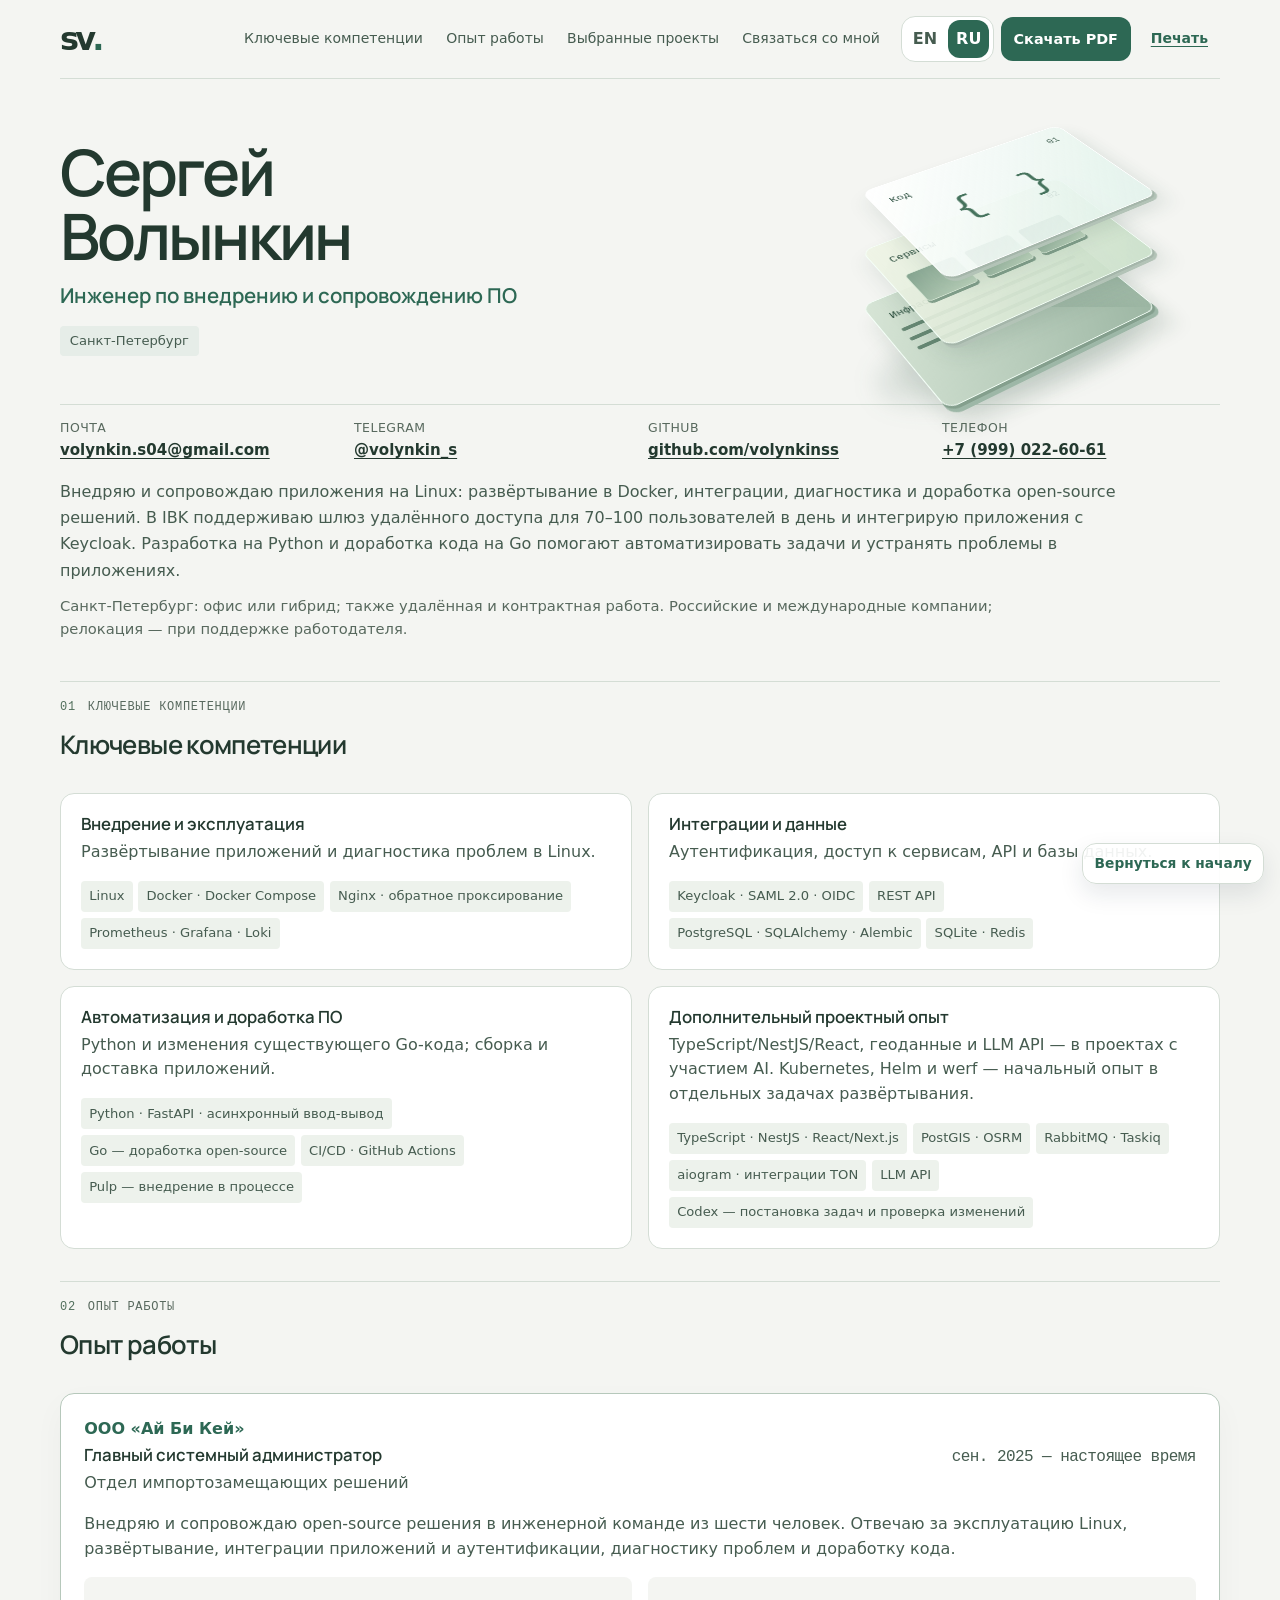
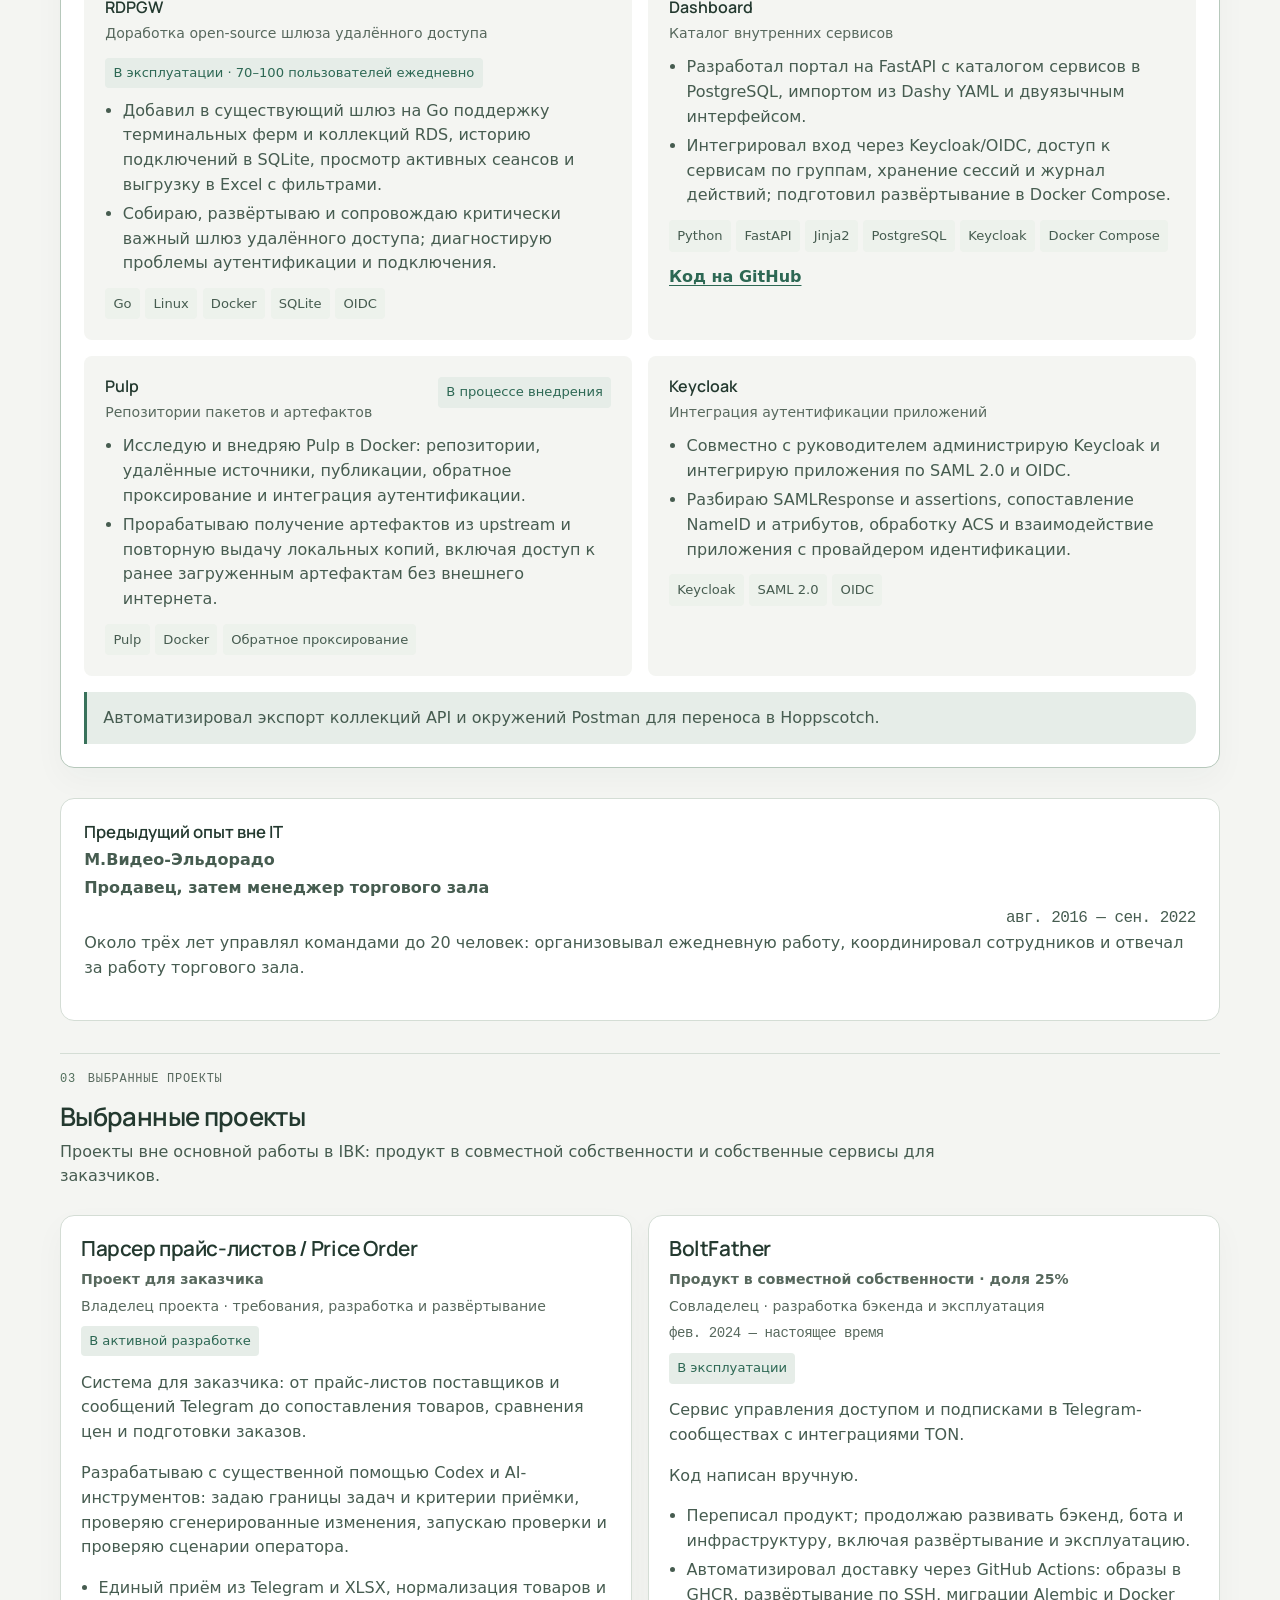
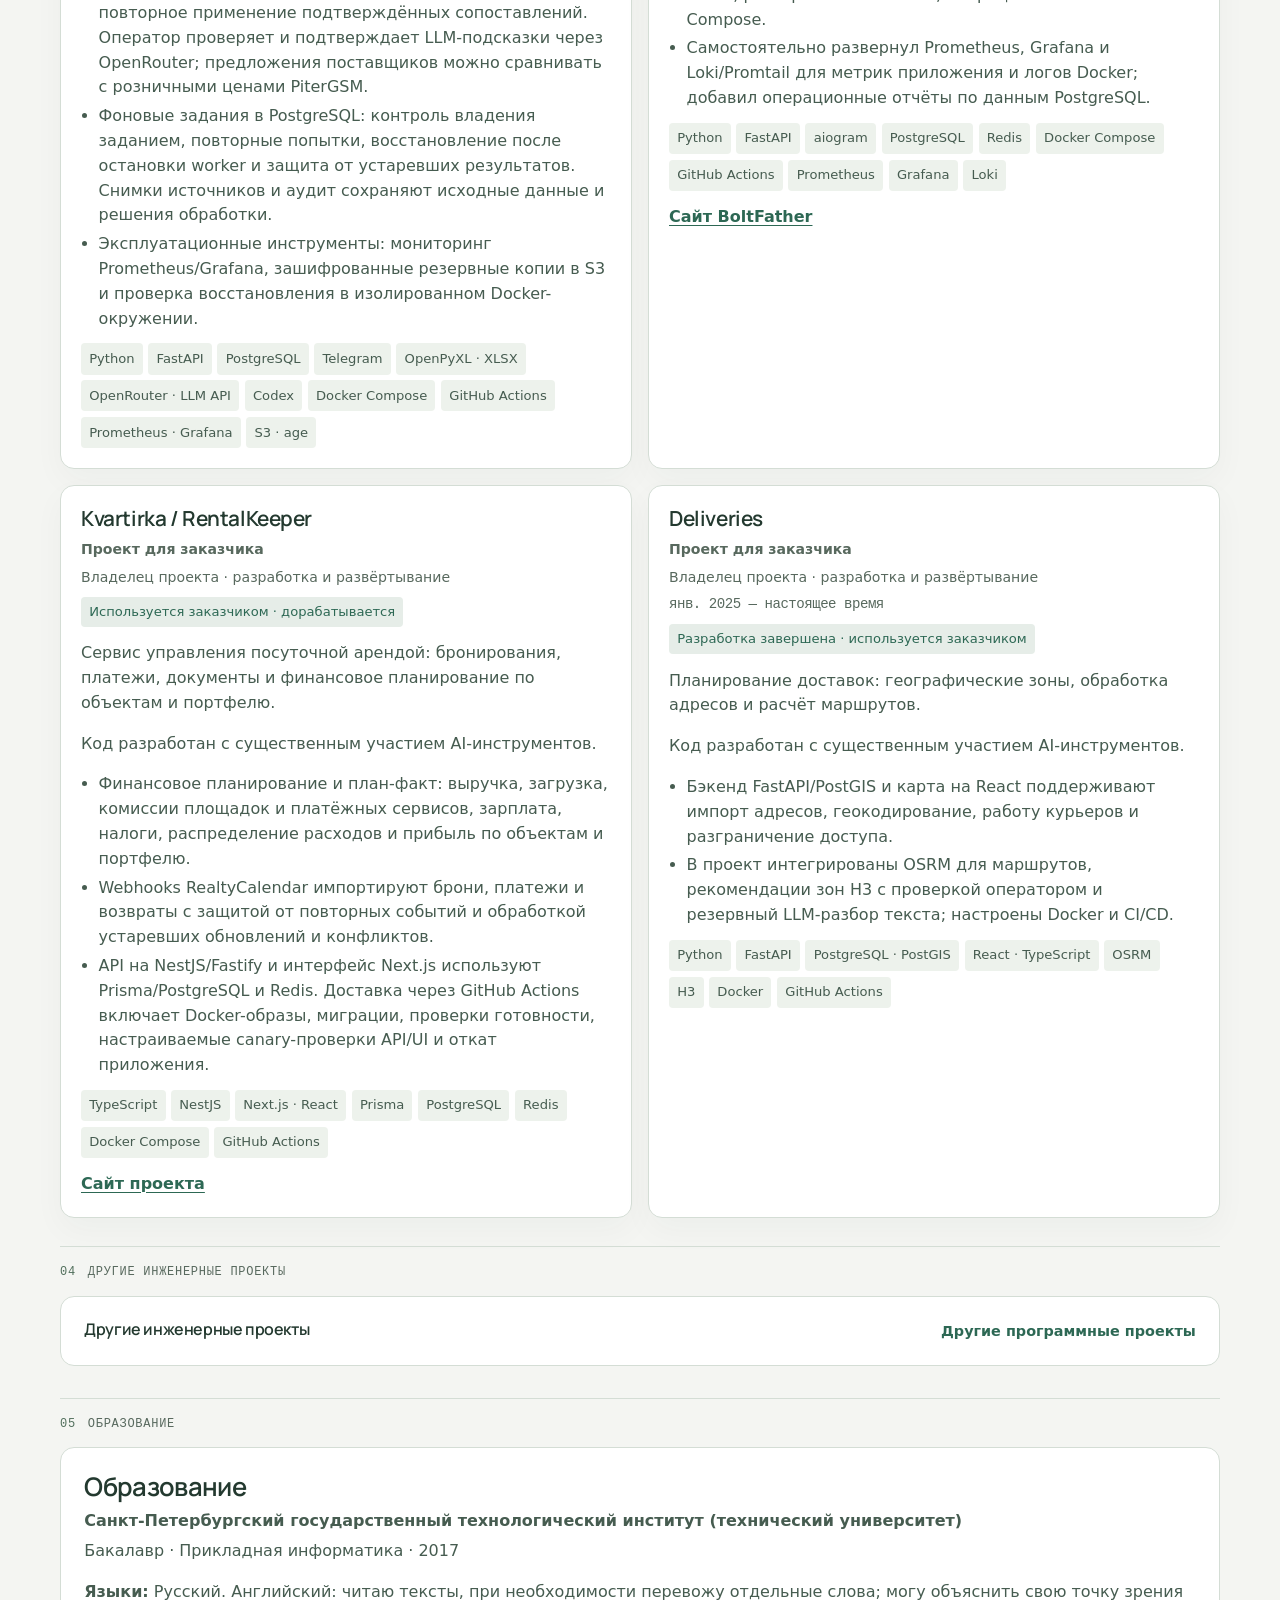
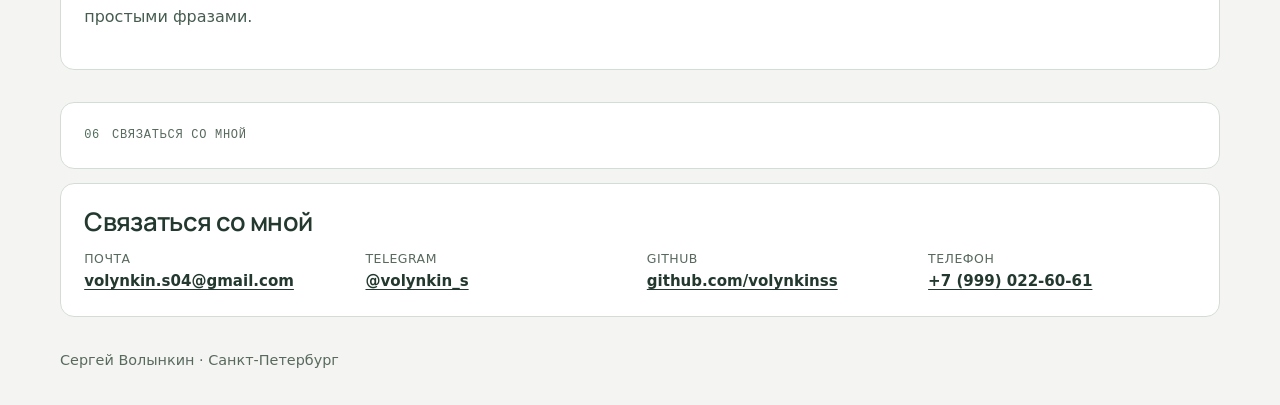
<file: ru.html>
<!doctype html>
<html lang="ru">
<head>
  <meta charset="utf-8">
  <meta name="viewport" content="width=device-width, initial-scale=1">
  <title>Сергей Волынкин - Инженер по внедрению и сопровождению ПО</title>
  <meta name="description" content="Сергей Волынкин — инженер по внедрению и сопровождению ПО. Linux, Docker, интеграции, Keycloak, PostgreSQL и диагностика приложений. Санкт-Петербург; офис, гибрид, удалённая работа.">
  <link rel="canonical" href="https://volynkinss.github.io/ru.html">
  <link rel="alternate" hreflang="en" href="https://volynkinss.github.io/en.html" data-resume-alternate>
  <link rel="alternate" hreflang="ru" href="https://volynkinss.github.io/ru.html" data-resume-alternate>
  <link rel="alternate" hreflang="x-default" href="https://volynkinss.github.io/" data-resume-alternate>
  <meta name="theme-color" content="#f4f5f2">
  <meta name="color-scheme" content="light">
  <meta property="og:type" content="profile">
  <meta property="og:url" content="https://volynkinss.github.io/ru.html">
  <meta property="og:title" content="Сергей Волынкин - Инженер по внедрению и сопровождению ПО">
  <meta property="og:description" content="Сергей Волынкин — инженер по внедрению и сопровождению ПО. Linux, Docker, интеграции, Keycloak, PostgreSQL и диагностика приложений. Санкт-Петербург; офис, гибрид, удалённая работа.">
  <meta property="og:locale" content="ru_RU">
  <meta property="og:image" content="https://volynkinss.github.io/og-resume.png">
  <meta property="og:image:type" content="image/png">
  <meta property="og:image:width" content="1733">
  <meta property="og:image:height" content="907">
  <meta property="og:image:alt" content="Сергей Волынкин — превью страницы резюме.">
  <meta name="twitter:card" content="summary_large_image">
  <meta name="twitter:image" content="https://volynkinss.github.io/og-resume.png">
  <meta name="twitter:image:alt" content="Сергей Волынкин — превью страницы резюме.">
  <meta name="twitter:title" content="Сергей Волынкин - Инженер по внедрению и сопровождению ПО">
  <meta name="twitter:description" content="Сергей Волынкин — инженер по внедрению и сопровождению ПО. Linux, Docker, интеграции, Keycloak, PostgreSQL и диагностика приложений. Санкт-Петербург; офис, гибрид, удалённая работа.">
  <link rel="icon" href="favicon.svg" type="image/svg+xml">
  <link rel="stylesheet" href="styles.css">
  <link rel="stylesheet" href="print.css" media="print">
  <script id="structured-data" type="application/ld+json">{
  "@context": "https://schema.org",
  "@type": "ProfilePage",
  "inLanguage": "ru",
  "name": "Сергей Волынкин",
  "description": "Сергей Волынкин — инженер по внедрению и сопровождению ПО. Linux, Docker, интеграции, Keycloak, PostgreSQL и диагностика приложений. Санкт-Петербург; офис, гибрид, удалённая работа.",
  "mainEntity": {
    "@type": "Person",
    "name": "Сергей Волынкин",
    "jobTitle": "Инженер по внедрению и сопровождению ПО",
    "email": "mailto:volynkin.s04@gmail.com",
    "telephone": "+7 (999) 022-60-61",
    "sameAs": [
      "https://t.me/volynkin_s",
      "https://github.com/volynkinss"
    ],
    "address": {
      "@type": "PostalAddress",
      "addressLocality": "Санкт-Петербург"
    }
  }
}</script>
</head>
<body data-lang="ru">
  <div id="resume-app">
    <a class="skip-link" href="#top">Перейти к содержимому</a>

    <header class="site-header">
      <a class="brand" href="#top" aria-label="Вернуться к началу">
        <span class="brand-mark" aria-hidden="true">sv<span>.</span></span>
        <span class="brand-copy">
          <span class="brand-name">Сергей Волынкин</span>
          <span class="brand-role">Инженер по внедрению и сопровождению ПО</span>
        </span>
      </a>
      <nav class="site-nav" aria-label="Разделы резюме">
        <a href="#skills" data-nav-section="skills">Ключевые компетенции</a><a href="#experience" data-nav-section="experience">Опыт работы</a><a href="#projects" data-nav-section="projects">Выбранные проекты</a><a href="#contacts" data-nav-section="contacts">Связаться со мной</a>
      </nav>
      <div class="header-actions" aria-label="Язык резюме">
        <div class="language-switch" role="group" aria-label="Язык резюме">

            <a class="language-button" href="/en.html" data-lang-btn="en" hreflang="en" lang="en">
              EN
            </a>

            <a class="language-button" href="/ru.html" data-lang-btn="ru" hreflang="ru" lang="ru" aria-current="page">
              RU
            </a>

        </div>
        <div class="document-actions">
          <a class="download-button" href="./downloads/Sergey_Volynkin_CV_RU.pdf" download="Sergey_Volynkin_CV_RU.pdf" aria-label="Скачать резюме на русском языке (PDF)">Скачать PDF</a>
          <button class="print-button" type="button" data-print hidden>Печать</button>
        </div>
      </div>
    </header>

      <nav class="mobile-nav" aria-label="Разделы резюме">
    <a href="#skills" data-nav-section="skills">Навыки</a><a href="#experience" data-nav-section="experience">Опыт</a><a href="#projects" data-nav-section="projects">Проекты</a>
  </nav>
    <main id="top" class="resume-page" tabindex="-1">

    <section class="hero" aria-labelledby="hero-name">
      <span id="about" class="anchor-alias" aria-hidden="true"></span>
      <div class="hero-main">
        <div class="hero-copy">
          <h1 id="hero-name">Сергей Волынкин</h1>
          <p class="headline">Инженер по внедрению и сопровождению ПО</p>
          <ul class="meta-strip"><li>Санкт-Петербург</li></ul>
        </div>
        <div class="architecture-scene" aria-hidden="true">
          <div class="architecture-object">
            <div class="architecture-shadow"></div>
            <div class="architecture-layer architecture-base">
              <span class="architecture-number">03</span>
              <span class="architecture-label">Инфраструктура</span>
              <div class="architecture-rails"><i></i><i></i><i></i></div>
            </div>
            <div class="architecture-layer architecture-middle">
              <span class="architecture-number">02</span>
              <span class="architecture-label">Сервисы</span>
              <div class="architecture-blocks"><i></i><i></i><i></i></div>
            </div>
            <div class="architecture-layer architecture-top">
              <span class="architecture-number">01</span>
              <span class="architecture-label">Код</span>
              <span class="architecture-code">{ }</span>
            </div>
          </div>
        </div>
      </div>

    <ul class="hero-contacts">

        <li>
          <span>Почта</span>
          <a href="mailto:volynkin.s04@gmail.com">volynkin.s04@gmail.com</a>
        </li>

        <li>
          <span>Telegram</span>
          <a href="https://t.me/volynkin_s">@volynkin_s</a>
        </li>

        <li>
          <span>GitHub</span>
          <a href="https://github.com/volynkinss">github.com/volynkinss</a>
        </li>

        <li>
          <span>Телефон</span>
          <a href="tel:+79990226061">+7 (999) 022-60-61</a>
        </li>

    </ul>

      <p class="summary">Внедряю и сопровождаю приложения на Linux: развёртывание в Docker, интеграции, диагностика и доработка open-source решений. В IBK поддерживаю шлюз удалённого доступа для 70–100 пользователей в день и интегрирую приложения с Keycloak. Разработка на Python и доработка кода на Go помогают автоматизировать задачи и устранять проблемы в приложениях.</p>
      <p class="availability">Санкт-Петербург: офис или гибрид; также удалённая и контрактная работа. Российские и международные компании; релокация — при поддержке работодателя.</p>
    </section>


    <section id="skills" class="content-section" aria-labelledby="skills-title">

    <div class="section-label" aria-hidden="true">
      <span>01</span>
      <strong>Ключевые компетенции</strong>
    </div>

      <div class="section-heading">
        <h2 id="skills-title">Ключевые компетенции</h2>
      </div>
      <div class="skill-grid">

    <article class="skill-group">
      <h3>Внедрение и эксплуатация</h3>
      <p>Развёртывание приложений и диагностика проблем в Linux.</p>
      <ul class="skill-list"><li>Linux</li><li>Docker · Docker Compose</li><li>Nginx · обратное проксирование</li><li>Prometheus · Grafana · Loki</li></ul>
    </article>

    <article class="skill-group">
      <h3>Интеграции и данные</h3>
      <p>Аутентификация, доступ к сервисам, API и базы данных.</p>
      <ul class="skill-list"><li>Keycloak · SAML 2.0 · OIDC</li><li>REST API</li><li>PostgreSQL · SQLAlchemy · Alembic</li><li>SQLite · Redis</li></ul>
    </article>

    <article class="skill-group">
      <h3>Автоматизация и доработка ПО</h3>
      <p>Python и изменения существующего Go-кода; сборка и доставка приложений.</p>
      <ul class="skill-list"><li>Python · FastAPI · асинхронный ввод-вывод</li><li>Go — доработка open-source</li><li>CI/CD · GitHub Actions</li><li>Pulp — внедрение в процессе</li></ul>
    </article>

    <article class="skill-group">
      <h3>Дополнительный проектный опыт</h3>
      <p>TypeScript/NestJS/React, геоданные и LLM API — в проектах с участием AI. Kubernetes, Helm и werf — начальный опыт в отдельных задачах развёртывания.</p>
      <ul class="skill-list"><li>TypeScript · NestJS · React/Next.js</li><li>PostGIS · OSRM</li><li>RabbitMQ · Taskiq</li><li>aiogram · интеграции TON</li><li>LLM API</li><li>Codex — постановка задач и проверка изменений</li></ul>
    </article>

      </div>
    </section>


    <section id="experience" class="content-section current-section" aria-labelledby="experience-title">

    <div class="section-label" aria-hidden="true">
      <span>02</span>
      <strong>Опыт работы</strong>
    </div>

      <div class="section-heading">
        <h2 id="experience-title">Опыт работы</h2>
      </div>
      <article class="employment-panel" aria-labelledby="employment-title">
        <div class="employment-head">
          <div>
            <p class="company">ООО «Ай Би Кей»</p>
            <div class="role-row">
              <h3 id="employment-title">Главный системный администратор</h3>
              <p class="period">сен. 2025 — настоящее время</p>
            </div>
            <p class="department">Отдел импортозамещающих решений</p>
          </div>
        </div>
        <p class="overview">Внедряю и сопровождаю open-source решения в инженерной команде из шести человек. Отвечаю за эксплуатацию Linux, развёртывание, интеграции приложений и аутентификации, диагностику проблем и доработку кода.</p>
        <div class="case-grid">
    <article id="case-rdpgw" class="case-card">
      <div class="case-head">
        <div>
          <h4>RDPGW</h4>
          <p>Доработка open-source шлюза удалённого доступа</p>
        </div>
        <span class="status">В эксплуатации · 70–100 пользователей ежедневно</span>
      </div>
      <ul class="bullet-list"><li>Добавил в существующий шлюз на Go поддержку терминальных ферм и коллекций RDS, историю подключений в SQLite, просмотр активных сеансов и выгрузку в Excel с фильтрами.</li><li>Собираю, развёртываю и сопровождаю критически важный шлюз удалённого доступа; диагностирую проблемы аутентификации и подключения.</li></ul>
      <ul class="stack-list"><li>Go</li><li>Linux</li><li>Docker</li><li>SQLite</li><li>OIDC</li></ul>

    </article>

    <article id="case-dashboard" class="case-card">
      <div class="case-head">
        <div>
          <h4>Dashboard</h4>
          <p>Каталог внутренних сервисов</p>
        </div>

      </div>
      <ul class="bullet-list"><li>Разработал портал на FastAPI с каталогом сервисов в PostgreSQL, импортом из Dashy YAML и двуязычным интерфейсом.</li><li>Интегрировал вход через Keycloak/OIDC, доступ к сервисам по группам, хранение сессий и журнал действий; подготовил развёртывание в Docker Compose.</li></ul>
      <ul class="stack-list"><li>Python</li><li>FastAPI</li><li>Jinja2</li><li>PostgreSQL</li><li>Keycloak</li><li>Docker Compose</li></ul>
      <p class="link-row"><a href="https://github.com/volynkinss/dashboard" target="_blank" rel="noreferrer">Код на GitHub</a></p>
    </article>

    <article id="case-pulp" class="case-card">
      <div class="case-head">
        <div>
          <h4>Pulp</h4>
          <p>Репозитории пакетов и артефактов</p>
        </div>
        <span class="status">В процессе внедрения</span>
      </div>
      <ul class="bullet-list"><li>Исследую и внедряю Pulp в Docker: репозитории, удалённые источники, публикации, обратное проксирование и интеграция аутентификации.</li><li>Прорабатываю получение артефактов из upstream и повторную выдачу локальных копий, включая доступ к ранее загруженным артефактам без внешнего интернета.</li></ul>
      <ul class="stack-list"><li>Pulp</li><li>Docker</li><li>Обратное проксирование</li></ul>

    </article>

    <article id="case-keycloak" class="case-card">
      <div class="case-head">
        <div>
          <h4>Keycloak</h4>
          <p>Интеграция аутентификации приложений</p>
        </div>

      </div>
      <ul class="bullet-list"><li>Совместно с руководителем администрирую Keycloak и интегрирую приложения по SAML 2.0 и OIDC.</li><li>Разбираю SAMLResponse и assertions, сопоставление NameID и атрибутов, обработку ACS и взаимодействие приложения с провайдером идентификации.</li></ul>
      <ul class="stack-list"><li>Keycloak</li><li>SAML 2.0</li><li>OIDC</li></ul>

    </article>
  </div>
        <p class="automation-note">Автоматизировал экспорт коллекций API и окружений Postman для переноса в Hoppscotch.</p>
      </article>

    <section id="background" class="background-panel" aria-labelledby="background-title">
      <div class="text-panel">
        <h3 id="background-title">Предыдущий опыт вне IT</h3>
        <p class="company">М.Видео-Эльдорадо</p>
        <p class="strong-line">Продавец, затем менеджер торгового зала</p>
        <p class="period">авг. 2016 — сен. 2022</p>
        <p>Около трёх лет управлял командами до 20 человек: организовывал ежедневную работу, координировал сотрудников и отвечал за работу торгового зала.</p>
      </div>
    </section>

    </section>


    <section id="projects" class="content-section" aria-labelledby="projects-title">

    <div class="section-label" aria-hidden="true">
      <span>03</span>
      <strong>Выбранные проекты</strong>
    </div>

      <div class="section-heading">
        <h2 id="projects-title">Выбранные проекты</h2>
        <p>Проекты вне основной работы в IBK: продукт в совместной собственности и собственные сервисы для заказчиков.</p>
      </div>
      <div class="project-grid">
    <article id="project-supplier-parser" class="project-card">
      <div class="project-head">
        <h3>Парсер прайс-листов / Price Order</h3>
        <p class="project-category">Проект для заказчика</p>
        <p class="project-role">Владелец проекта · требования, разработка и развёртывание</p>

        <span class="status project-status">В активной разработке</span>
      </div>
      <p class="project-description">Система для заказчика: от прайс-листов поставщиков и сообщений Telegram до сопоставления товаров, сравнения цен и подготовки заказов.</p>
      <p class="project-contribution">Разрабатываю с существенной помощью Codex и AI-инструментов: задаю границы задач и критерии приёмки, проверяю сгенерированные изменения, запускаю проверки и проверяю сценарии оператора.</p>
      <ul class="bullet-list"><li>Единый приём из Telegram и XLSX, нормализация товаров и повторное применение подтверждённых сопоставлений. Оператор проверяет и подтверждает LLM-подсказки через OpenRouter; предложения поставщиков можно сравнивать с розничными ценами PiterGSM.</li><li>Фоновые задания в PostgreSQL: контроль владения заданием, повторные попытки, восстановление после остановки worker и защита от устаревших результатов. Снимки источников и аудит сохраняют исходные данные и решения обработки.</li><li>Эксплуатационные инструменты: мониторинг Prometheus/Grafana, зашифрованные резервные копии в S3 и проверка восстановления в изолированном Docker-окружении.</li></ul>
      <ul class="stack-list"><li>Python</li><li>FastAPI</li><li>PostgreSQL</li><li>Telegram</li><li>OpenPyXL · XLSX</li><li>OpenRouter · LLM API</li><li>Codex</li><li>Docker Compose</li><li>GitHub Actions</li><li>Prometheus · Grafana</li><li>S3 · age</li></ul>

    </article>

    <article id="project-boltfather" class="project-card">
      <div class="project-head">
        <h3>BoltFather</h3>
        <p class="project-category">Продукт в совместной собственности · доля 25%</p>
        <p class="project-role">Совладелец · разработка бэкенда и эксплуатация</p>
        <p class="project-period">фев. 2024 — настоящее время</p>
        <span class="status project-status">В эксплуатации</span>
      </div>
      <p class="project-description">Сервис управления доступом и подписками в Telegram-сообществах с интеграциями TON.</p>
      <p class="project-contribution">Код написан вручную.</p>
      <ul class="bullet-list"><li>Переписал продукт; продолжаю развивать бэкенд, бота и инфраструктуру, включая развёртывание и эксплуатацию.</li><li>Автоматизировал доставку через GitHub Actions: образы в GHCR, развёртывание по SSH, миграции Alembic и Docker Compose.</li><li>Самостоятельно развернул Prometheus, Grafana и Loki/Promtail для метрик приложения и логов Docker; добавил операционные отчёты по данным PostgreSQL.</li></ul>
      <ul class="stack-list"><li>Python</li><li>FastAPI</li><li>aiogram</li><li>PostgreSQL</li><li>Redis</li><li>Docker Compose</li><li>GitHub Actions</li><li>Prometheus</li><li>Grafana</li><li>Loki</li></ul>
      <p class="link-row"><a href="https://boltfather.com/" target="_blank" rel="noreferrer">Сайт BoltFather</a></p>
    </article>

    <article id="project-kvartirka" class="project-card">
      <div class="project-head">
        <h3>Kvartirka / RentalKeeper</h3>
        <p class="project-category">Проект для заказчика</p>
        <p class="project-role">Владелец проекта · разработка и развёртывание</p>

        <span class="status project-status">Используется заказчиком · дорабатывается</span>
      </div>
      <p class="project-description">Сервис управления посуточной арендой: бронирования, платежи, документы и финансовое планирование по объектам и портфелю.</p>
      <p class="project-contribution">Код разработан с существенным участием AI-инструментов.</p>
      <ul class="bullet-list"><li>Финансовое планирование и план-факт: выручка, загрузка, комиссии площадок и платёжных сервисов, зарплата, налоги, распределение расходов и прибыль по объектам и портфелю.</li><li>Webhooks RealtyCalendar импортируют брони, платежи и возвраты с защитой от повторных событий и обработкой устаревших обновлений и конфликтов.</li><li>API на NestJS/Fastify и интерфейс Next.js используют Prisma/PostgreSQL и Redis. Доставка через GitHub Actions включает Docker-образы, миграции, проверки готовности, настраиваемые canary-проверки API/UI и откат приложения.</li></ul>
      <ul class="stack-list"><li>TypeScript</li><li>NestJS</li><li>Next.js · React</li><li>Prisma</li><li>PostgreSQL</li><li>Redis</li><li>Docker Compose</li><li>GitHub Actions</li></ul>
      <p class="link-row"><a href="https://rentalkeeper.ru/" target="_blank" rel="noreferrer">Сайт проекта</a></p>
    </article>

    <article id="project-deliveries" class="project-card">
      <div class="project-head">
        <h3>Deliveries</h3>
        <p class="project-category">Проект для заказчика</p>
        <p class="project-role">Владелец проекта · разработка и развёртывание</p>
        <p class="project-period">янв. 2025 — настоящее время</p>
        <span class="status project-status">Разработка завершена · используется заказчиком</span>
      </div>
      <p class="project-description">Планирование доставок: географические зоны, обработка адресов и расчёт маршрутов.</p>
      <p class="project-contribution">Код разработан с существенным участием AI-инструментов.</p>
      <ul class="bullet-list"><li>Бэкенд FastAPI/PostGIS и карта на React поддерживают импорт адресов, геокодирование, работу курьеров и разграничение доступа.</li><li>В проект интегрированы OSRM для маршрутов, рекомендации зон H3 с проверкой оператором и резервный LLM-разбор текста; настроены Docker и CI/CD.</li></ul>
      <ul class="stack-list"><li>Python</li><li>FastAPI</li><li>PostgreSQL · PostGIS</li><li>React · TypeScript</li><li>OSRM</li><li>H3</li><li>Docker</li><li>GitHub Actions</li></ul>

    </article>
  </div>
    </section>


    <section id="other-projects" class="content-section secondary-section" aria-labelledby="other-projects-title">

    <div class="section-label" aria-hidden="true">
      <span>04</span>
      <strong>Другие инженерные проекты</strong>
    </div>

      <details class="other-projects" data-disclosure="other-projects">
        <summary>
          <h2 id="other-projects-title">Другие инженерные проекты</h2>
          <span>Другие программные проекты</span>
        </summary>
        <div class="other-project-list">

    <article id="other-user-balances" class="other-project">
      <div>
        <h3>User Balances</h3>
        <p class="small-meta">фев. 2025 — июл. 2025</p>
      </div>
      <p>Разработка бэкенда для обработки данных TON: API, парсинг блоков, очереди задач, воркеры и модели БД.</p>
      <ul class="stack-list compact"><li>FastAPI</li><li>PostgreSQL</li><li>Redis</li><li>RabbitMQ</li><li>Taskiq</li></ul>
    </article>

    <article id="other-scale-api" class="other-project">
      <div>
        <h3>Scale API</h3>
        <p class="small-meta">мар. 2025 · Проект закрыт</p>
      </div>
      <p>Разработал API и фоновую синхронизацию данных стейкинга и блокчейна.</p>
      <ul class="stack-list compact"><li>FastAPI</li><li>PostgreSQL</li><li>Alembic</li><li>Docker</li></ul>
    </article>

    <article id="other-printly3d" class="other-project">
      <div>
        <h3>Printly3D</h3>
        <p class="small-meta">авг. 2025 — нояб. 2025 · Проект закрыт</p>
      </div>
      <p>Разработал Telegram-бота и бэкенд для обработки заказов на 3D-печать.</p>
      <ul class="stack-list compact"><li>Python</li><li>aiogram</li><li>PostgreSQL</li><li>Alembic</li><li>Docker</li></ul>
    </article>

    <article id="other-token-prices" class="other-project">
      <div>
        <h3>Token Prices</h3>

      </div>
      <p>Разработал мониторинг цен токенов и уведомления в Telegram: интеграции TON, хранение состояния в Redis и автоматизированное развёртывание Docker.</p>
      <ul class="stack-list compact"><li>aiogram</li><li>Redis</li><li>TON APIs</li><li>Docker</li></ul>
    </article>

    <article id="other-fanton-rent" class="other-project">
      <div>
        <h3>Fanton Rent</h3>
        <p class="small-meta">апр. 2025 — окт. 2025 · Проект закрыт</p>
      </div>
      <p>Разработал бота для аренды игровых активов: интеграция с Fanton API, кошельками и логикой бронирования.</p>
      <ul class="stack-list compact"><li>Python</li><li>aiogram</li><li>Redis</li><li>TON APIs</li><li>GitHub Actions</li></ul>
    </article>

        </div>
      </details>
    </section>


    <section id="education" class="content-section slim-section" aria-labelledby="education-title">

    <div class="section-label" aria-hidden="true">
      <span>05</span>
      <strong>Образование</strong>
    </div>

      <div class="text-panel">
        <h2 id="education-title">Образование</h2>
        <p class="strong-line">Санкт-Петербургский государственный технологический институт (технический университет)</p>
        <p>Бакалавр · Прикладная информатика · 2017</p>
        <p class="language-line"><strong>Языки:</strong> Русский. Английский: читаю тексты, при необходимости перевожу отдельные слова; могу объяснить свою точку зрения простыми фразами.</p>
      </div>
    </section>


    <section id="contacts" class="content-section contacts-section" aria-labelledby="contacts-title">

    <div class="section-label" aria-hidden="true">
      <span>06</span>
      <strong>Связаться со мной</strong>
    </div>

      <div>
        <h2 id="contacts-title">Связаться со мной</h2>

    <ul class="contact-grid">

        <li>
          <span>Почта</span>
          <a href="mailto:volynkin.s04@gmail.com">volynkin.s04@gmail.com</a>
        </li>

        <li>
          <span>Telegram</span>
          <a href="https://t.me/volynkin_s">@volynkin_s</a>
        </li>

        <li>
          <span>GitHub</span>
          <a href="https://github.com/volynkinss">github.com/volynkinss</a>
        </li>

        <li>
          <span>Телефон</span>
          <a href="tel:+79990226061">+7 (999) 022-60-61</a>
        </li>

    </ul>

      </div>
    </section>

    </main>
    <footer class="site-footer"><span id="interests" class="anchor-alias" aria-hidden="true"></span><p>Сергей Волынкин · Санкт-Петербург</p></footer>
    <a class="back-to-top" href="#top" aria-label="Вернуться к началу">Вернуться к началу</a>
  </div>
  <script type="module" src="script.js"></script>
</body>
</html>
</file>
<file: styles.css>
@font-face {
  font-family: "Manrope";
  src: url("./assets/fonts/manrope-600.ttf") format("truetype");
  font-style: normal;
  font-weight: 600;
  font-display: swap;
}

:root {
  --page: #f4f5f2;
  --surface: #ffffff;
  --surface-subtle: #edf2ec;
  --ink: #23392f;
  --ink-soft: #465c50;
  --muted: #58695e;
  --line: #d4ddd5;
  --line-strong: #b6c8bb;
  --teal: #39725b;
  --teal-dark: #2d6854;
  --teal-soft: #e6ede8;
  --brass: #506e5b;
  --focus: #2d6854;
  --shadow: 0 12px 32px rgba(35, 57, 47, 0.035);
  --radius: 14px;
  --max: 1160px;
}

* {
  box-sizing: border-box;
}

html {
  scroll-behavior: smooth;
  scroll-padding-top: var(--navigation-offset, 6.5rem);
}

body {
  margin: 0;
  min-width: 320px;
  color: var(--ink);
  background: var(--page);
  font-family: ui-sans-serif, system-ui, -apple-system, BlinkMacSystemFont, "Segoe UI", sans-serif;
  font-size: 16px;
  line-height: 1.55;
}

a {
  color: var(--teal-dark);
  text-decoration-thickness: 0.08em;
  text-underline-offset: 0.18em;
}

a:hover {
  color: var(--teal);
}

a:focus-visible,
button:focus-visible,
summary:focus-visible,
main:focus-visible {
  outline: 3px solid color-mix(in srgb, var(--focus), white 25%);
  outline-offset: 3px;
}

button {
  font: inherit;
}

.print-button[hidden] {
  display: none;
}

.skip-link {
  position: fixed;
  left: 1rem;
  top: -5rem;
  z-index: 50;
  padding: 0.65rem 0.85rem;
  border-radius: var(--radius);
  background: var(--ink);
  color: white;
  font-weight: 700;
  text-decoration: none;
}

.skip-link:focus {
  top: 1rem;
}

.site-header {
  position: sticky;
  top: 0;
  z-index: 20;
  width: min(var(--max), calc(100% - 2rem));
  margin: 0 auto;
  padding: 1rem 0;
  border-bottom: 1px solid var(--line);
  background: rgba(244, 245, 242, 0.97);
  backdrop-filter: blur(12px);
  display: grid;
  grid-template-columns: minmax(2.8rem, 1fr) auto auto;
  gap: 0.75rem;
  align-items: center;
}

.brand {
  display: inline-flex;
  align-items: center;
  gap: 0.7rem;
  min-width: 0;
  color: inherit;
  text-decoration: none;
}

.brand-mark {
  display: inline-flex;
  color: var(--ink);
  font-size: 2rem;
  font-weight: 800;
  letter-spacing: -0.12em;
  line-height: 1;
}

.brand-mark > span {
  color: var(--teal-dark);
}

.brand-copy {
  display: none;
  min-width: 0;
}

.brand-name {
  font-weight: 800;
  line-height: 1.15;
  white-space: nowrap;
  overflow: hidden;
  text-overflow: ellipsis;
}

.brand-role {
  display: none;
}

.site-nav {
  display: flex;
  flex-wrap: nowrap;
  justify-content: center;
  gap: 0.35rem;
}

.site-nav a,
.mobile-nav a {
  border-radius: var(--radius);
  padding: 0.42rem 0.55rem;
  color: var(--ink-soft);
  font-size: 0.875rem;
  font-weight: 500;
  text-decoration: none;
}

.site-nav a:hover,
.mobile-nav a:hover,
[data-nav-section][aria-current="location"] {
  background: var(--teal-soft);
  color: var(--teal-dark);
}

[data-nav-section][aria-current="location"] {
  text-decoration: underline;
  text-decoration-thickness: 2px;
  text-underline-offset: 0.35em;
}

.mobile-nav {
  display: none;
}

.header-actions {
  display: flex;
  justify-content: flex-end;
  gap: 0.45rem;
}

.document-actions {
  display: flex;
  align-items: center;
  gap: 0.5rem;
}

.download-button {
  display: inline-flex;
  align-items: center;
  justify-content: center;
  min-height: 2.75rem;
  padding: 0.35rem 0.8rem;
  border-radius: calc(var(--radius) - 2px);
  background: var(--teal-dark);
  color: white;
  font-size: 0.9rem;
  font-weight: 600;
  text-decoration: none;
  white-space: nowrap;
}

.download-button:hover {
  color: white;
  background: var(--teal);
}

.language-switch {
  display: inline-flex;
  gap: 0.18rem;
  padding: 0.2rem;
  border: 1px solid var(--line);
  border-radius: var(--radius);
  background: var(--surface);
}

.language-button,
.print-button {
  display: inline-flex;
  align-items: center;
  justify-content: center;
  min-height: 2.35rem;
  border: 0;
  border-radius: calc(var(--radius) - 2px);
  cursor: pointer;
  font-weight: 600;
}

.language-button {
  min-width: 2.45rem;
  padding: 0.25rem 0.5rem;
  color: var(--ink-soft);
  background: transparent;
  text-decoration: none;
}

.language-button[aria-current="page"] {
  color: white;
  background: var(--teal-dark);
}

.print-button {
  padding: 0.25rem 0.75rem;
  color: var(--teal-dark);
  background: transparent;
  font-size: 0.875rem;
  text-decoration: underline;
  text-underline-offset: 0.2em;
}

.resume-page,
.site-footer {
  width: min(var(--max), calc(100% - 2rem));
  margin-inline: auto;
}

.resume-page {
  display: grid;
  gap: 2rem;
  padding: 1.8rem 0 2rem;
}

.employment-panel,
.project-card,
.case-card,
.skill-group,
.text-panel,
.contacts-section > div,
.other-projects {
  border: 1px solid var(--line);
  border-radius: var(--radius);
  background: var(--surface);
}

.hero {
  position: relative;
  padding: 0 0 0.5rem;
}

.anchor-alias {
  position: absolute;
  top: -6.5rem;
}

.hero-main {
  display: grid;
  grid-template-columns: minmax(0, 1.25fr) minmax(18rem, 0.75fr);
  gap: 2rem;
  align-items: center;
}

h1,
h2,
h3,
h4,
p {
  margin-top: 0;
}

h1 {
  max-width: 10ch;
  margin-bottom: 0.8rem;
  font-size: clamp(2.6rem, 5vw, 4rem);
  font-weight: 550;
  line-height: 1;
  letter-spacing: -0.045em;
}

.headline {
  margin-bottom: 0;
  color: var(--teal-dark);
  font-size: clamp(1.05rem, 1.6vw, 1.4rem);
  font-weight: 500;
}

.summary {
  max-width: 68rem;
  margin-top: 1rem;
  margin-bottom: 0;
  color: var(--ink-soft);
  font-size: 1rem;
  line-height: 1.65;
}

.summary-mobile {
  display: none;
}

.summary-details {
  margin-top: 0.5rem;
  color: var(--ink-soft);
}

.summary-details summary {
  width: fit-content;
  padding: 0.25rem 0;
  cursor: pointer;
  color: var(--teal-dark);
  font-size: 0.9rem;
  font-weight: 600;
}

.summary-details p {
  margin: 0.5rem 0 0;
  line-height: 1.6;
}

.hero-contacts,
.contact-grid {
  list-style: none;
  margin: 0;
  padding: 0;
}

.hero-contacts {
  display: grid;
  grid-template-columns: repeat(4, minmax(0, 1fr));
  gap: 0.7rem 1rem;
  margin-top: 1rem;
  padding-top: 0.85rem;
  border-top: 1px solid var(--line);
}

.hero-contacts li,
.contact-grid li {
  display: grid;
  gap: 0.1rem;
  min-width: 0;
}

.hero-contacts span,
.contact-grid span,
.small-meta {
  color: var(--muted);
  font-size: 0.78rem;
  font-weight: 500;
  letter-spacing: 0.04em;
  text-transform: uppercase;
}

.hero-contacts a,
.contact-grid a,
.hero-contacts strong,
.contact-grid strong {
  color: var(--ink);
  font-size: 0.94rem;
  font-weight: 550;
  overflow-wrap: anywhere;
}

.meta-strip {
  display: flex;
  flex-wrap: wrap;
  gap: 0.45rem;
  margin: 0.85rem 0 0;
  padding: 0;
  list-style: none;
}

.meta-strip li,
.status,
.stack-list li,
.skill-list li {
  border: 1px solid transparent;
  border-radius: 4px;
  background: var(--surface-subtle);
  color: var(--ink-soft);
  font-size: 0.82rem;
  font-weight: 500;
}

.meta-strip li {
  padding: 0.25rem 0.55rem;
  background: var(--teal-soft);
}

.availability {
  max-width: 62rem;
  margin: 0.7rem 0 0;
  color: var(--muted);
  font-size: 0.92rem;
}

.content-section {
  display: grid;
  grid-template-columns: minmax(0, 1fr);
  gap: 0.85rem;
  align-items: start;
}

.section-label {
  display: flex;
  gap: 0.75rem;
  padding-top: 1rem;
  border-top: 1px solid var(--line);
  color: var(--muted);
  font-family: ui-monospace, SFMono-Regular, Consolas, monospace;
  font-size: 0.75rem;
  letter-spacing: 0.06em;
  text-transform: uppercase;
}

.section-label span {
  color: var(--brass);
  font-weight: 500;
}

.section-label strong {
  font-weight: 500;
}

.employment-panel,
.text-panel,
.contacts-section > div,
.other-projects {
  padding: clamp(1rem, 2vw, 1.45rem);
}

.employment-panel {
  border-color: var(--line-strong);
  box-shadow: var(--shadow);
}

.employment-head {
  display: block;
}

.role-row {
  display: flex;
  justify-content: space-between;
  gap: 1rem;
  align-items: baseline;
}

.company,
.department,
.period,
.overview,
.project-description,
.project-contribution,
.skill-group p,
.text-panel p,
.site-footer {
  color: var(--ink-soft);
}

.company {
  margin-bottom: 0.2rem;
  color: var(--teal-dark);
  font-weight: 650;
}

h2 {
  margin-bottom: 0.45rem;
  font-size: clamp(1.35rem, 2vw, 1.8rem);
  font-weight: 550;
  line-height: 1.18;
  letter-spacing: -0.025em;
}

h3 {
  margin-bottom: 0.35rem;
  font-size: 1.05rem;
  font-weight: 600;
  line-height: 1.2;
}

h4 {
  margin-bottom: 0.35rem;
  font-size: 1rem;
  font-weight: 650;
  line-height: 1.2;
}

.period {
  margin: 0;
  font-weight: 500;
  text-align: right;
  white-space: nowrap;
}

.overview {
  max-width: 68rem;
  margin: 0.35rem 0 1rem;
}

.case-grid,
.project-grid,
.skill-grid {
  display: grid;
  gap: 1rem;
}

.case-grid {
  grid-template-columns: repeat(2, minmax(0, 1fr));
}

.project-grid {
  grid-template-columns: repeat(2, minmax(0, 1fr));
}

.skill-grid {
  grid-template-columns: repeat(2, minmax(0, 1fr));
}

.case-card,
.project-card,
.skill-group {
  padding: 1.25rem;
}

.case-card {
  background: var(--page);
  border-color: transparent;
  border-radius: 8px;
}

.project-card {
  box-shadow: var(--shadow);
}

.project-head h3 {
  font-size: 1.3rem;
  font-weight: 550;
  letter-spacing: -0.02em;
}

.case-head,
.project-head {
  display: flex;
  justify-content: space-between;
  flex-wrap: wrap;
  gap: 0.8rem;
  align-items: start;
}

.project-head {
  display: grid;
  justify-content: normal;
  gap: 0.35rem;
  margin-bottom: 0.9rem;
}

.project-head h3 {
  margin-bottom: 0.15rem;
}

.project-status {
  justify-self: start;
  margin-top: 0.15rem;
}

.case-head > div,
.project-head > h3 {
  min-width: 0;
}

.case-head p,
.project-head p {
  margin-bottom: 0;
  color: var(--muted);
  font-size: 0.88rem;
}

.project-category {
  font-weight: 650;
}

.status {
  flex: 0 1 auto;
  max-width: 100%;
  padding: 0.25rem 0.45rem;
  color: var(--teal-dark);
  background: var(--teal-soft);
  white-space: normal;
  overflow-wrap: anywhere;
}

.bullet-list {
  margin: 0.65rem 0 0;
  padding-left: 1.1rem;
}

.bullet-list li {
  margin: 0.25rem 0;
  color: var(--ink-soft);
}

.stack-list,
.skill-list {
  display: flex;
  flex-wrap: wrap;
  gap: 0.35rem;
  margin: 0.75rem 0 0;
  padding: 0;
  list-style: none;
}

.stack-list li,
.skill-list li {
  padding: 0.28rem 0.45rem;
}

.stack-list.compact li {
  font-size: 0.76rem;
}

.automation-note {
  margin: 1rem 0 0;
  padding: 0.85rem 1rem;
  border-left: 3px solid var(--teal);
  border-radius: 0 var(--radius) var(--radius) 0;
  background: var(--teal-soft);
  color: var(--ink-soft);
}

.background-panel {
  margin-top: 1rem;
}

.section-heading {
  margin-bottom: 0.75rem;
}

.section-heading p {
  max-width: 56rem;
  margin-bottom: 0;
  color: var(--ink-soft);
}

.link-row {
  display: flex;
  flex-wrap: wrap;
  gap: 0.65rem;
  margin: 0.85rem 0 0;
  font-weight: 600;
}

.secondary-section {
  margin-top: -0.2rem;
}

.other-projects summary {
  display: flex;
  justify-content: space-between;
  gap: 1rem;
  cursor: pointer;
  color: var(--ink);
  font-weight: 600;
}

.other-projects summary h2 {
  margin: 0;
  font-size: inherit;
}

.other-projects summary h2 + span {
  color: var(--teal-dark);
  font-size: 0.9rem;
}

.other-project-list {
  display: grid;
  gap: 0.7rem;
  margin-top: 1rem;
}

.other-project {
  display: grid;
  grid-template-columns: minmax(12rem, 0.35fr) minmax(0, 1fr) minmax(12rem, 0.3fr);
  gap: 0.75rem;
  align-items: start;
  padding-top: 0.7rem;
  border-top: 1px solid var(--line);
}

.other-project p {
  margin-bottom: 0;
  color: var(--ink-soft);
}

.strong-line {
  margin-bottom: 0.35rem;
  color: var(--ink);
  font-weight: 760;
}

.contact-grid {
  display: grid;
  grid-template-columns: repeat(4, minmax(0, 1fr));
  gap: 0.85rem;
  margin-top: 0.75rem;
}

.site-footer {
  position: relative;
  padding: 0 0 2rem;
  color: var(--muted);
  font-size: 0.9rem;
}

.site-footer p {
  margin: 0;
}

.back-to-top {
  position: fixed;
  right: 1rem;
  bottom: 1rem;
  z-index: 15;
  padding: 0.55rem 0.7rem;
  border: 1px solid var(--line);
  border-radius: var(--radius);
  background: rgba(255, 255, 255, 0.92);
  color: var(--teal-dark);
  font-size: 0.86rem;
  font-weight: 800;
  text-decoration: none;
  box-shadow: 0 10px 24px rgba(24, 37, 54, 0.1);
}

.architecture-scene {
  height: 17.5rem;
  perspective: 900px;
  pointer-events: auto;
}

.architecture-object {
  position: relative;
  height: 100%;
  transform-style: preserve-3d;
}

.architecture-layer {
  position: absolute;
  top: 50%;
  left: 50%;
  width: 15.25rem;
  height: 10.5rem;
  margin: -5.25rem 0 0 -7.625rem;
  padding: 1rem;
  border: 1px solid #f4fff7;
  border-radius: 12px;
  transform: rotateX(53deg) rotateZ(-34deg);
  box-shadow: 0 3px 0 #a5b6aa, 0 7px 0 #b3c3b7, 0 16px 27px #244b3a22;
}

.architecture-label,
.architecture-number {
  color: #274b3a;
  font-family: ui-monospace, SFMono-Regular, Consolas, monospace;
  font-size: 0.75rem;
}

.architecture-number {
  position: absolute;
  right: 1rem;
  color: #476556;
}

.architecture-base {
  top: calc(50% + 3.7rem);
  background: linear-gradient(120deg, #d7e5d6, #9cb6a3);
  box-shadow: 0 4px 0 #849f8d, 0 9px 0 #9db7a7, 0 27px 24px #173c2422;
}

.architecture-middle {
  top: calc(50% + 0.25rem);
  background: linear-gradient(130deg, #eff3e5e8, #c9dfc9ed);
}

.architecture-top {
  top: calc(50% - 3.4rem);
  background: linear-gradient(125deg, #ffffffef, #e0f2eacc);
  border-color: white;
}

.architecture-code {
  display: block;
  margin-top: 1rem;
  color: #46735d;
  font: 3rem/1 ui-monospace, SFMono-Regular, Consolas, monospace;
  letter-spacing: 0.75rem;
  text-align: center;
}

.architecture-rails i {
  display: block;
  height: 5px;
  margin-top: 0.65rem;
  border-radius: 2px;
  background: #668773;
}

.architecture-blocks {
  display: flex;
  gap: 0.6rem;
  margin-top: 1rem;
}

.architecture-blocks i {
  width: 3.5rem;
  height: 3rem;
  border: 1px solid #d7e7d5;
  border-radius: 5px;
  background: linear-gradient(140deg, #84a38f, #c0d6bf);
  box-shadow: 0 4px 0 #819e8a;
}

.architecture-shadow {
  position: absolute;
  top: 73%;
  left: 50%;
  width: 17rem;
  height: 5rem;
  border-radius: 50%;
  background: #3c654c25;
  filter: blur(13px);
  transform: translateX(-50%) rotate(-15deg);
}

@media (hover: hover) and (pointer: fine) and (prefers-reduced-motion: no-preference) {
  .architecture-object {
    transition: transform 350ms ease-out;
  }

  .architecture-scene:hover .architecture-object {
    transform: rotateY(-6deg) rotateX(3deg);
  }
}

@media screen {
  h1,
  h2,
  h3,
  h4,
  .headline {
    font-family: "Manrope", ui-sans-serif, system-ui, sans-serif;
    font-weight: 600;
    text-wrap: balance;
  }

  .period,
  .project-period {
    font-family: ui-monospace, "SFMono-Regular", Consolas, monospace;
    font-variant-numeric: tabular-nums;
    letter-spacing: -0.035em;
  }
}

@media (max-width: 980px) {
  .site-header {
    grid-template-columns: minmax(0, 1fr) auto;
  }

  .site-nav {
    grid-row: 2;
    grid-column: 1 / -1;
    justify-content: space-between;
  }

  .hero-main,
  .other-project {
    grid-template-columns: minmax(0, 1fr);
  }

  .hero-main {
    grid-template-columns: minmax(0, 1.2fr) minmax(14rem, 0.8fr);
    gap: 0.8rem;
  }

  .architecture-scene {
    height: 15rem;
  }

  .architecture-object {
    scale: 0.85;
  }

  .content-section,
  .contact-grid {
    grid-template-columns: minmax(0, 1fr);
  }

  .section-label {
    gap: 0.45rem;
  }

  .period {
    text-align: left;
    white-space: normal;
  }

  .role-row {
    display: block;
  }
}

@media (max-width: 700px) {
  .summary-desktop {
    display: none;
  }

  .summary-mobile {
    display: block;
  }

  .architecture-scene {
    display: none;
  }

  .hero-main,
  .case-grid,
  .project-grid,
  .skill-grid {
    grid-template-columns: minmax(0, 1fr);
  }

  .hero-contacts {
    grid-template-columns: repeat(2, minmax(0, 1fr));
  }

  .hero-contacts li:first-child {
    grid-column: 1 / -1;
  }
}

@media (max-width: 620px) {
  html {
    scroll-padding-top: var(--navigation-offset, 4.5rem);
  }

  .site-header,
  .resume-page,
  .site-footer {
    width: min(100% - 2rem, var(--max));
  }

  .site-header {
    position: static;
    margin-top: 0;
  }

  .site-nav {
    display: none;
  }

  .mobile-nav {
    position: sticky;
    top: 0;
    z-index: 20;
    display: flex;
    width: min(100% - 2rem, var(--max));
    margin-inline: auto;
    padding-block: 0.45rem;
    gap: 0.35rem;
    border-bottom: 1px solid var(--line);
    background: var(--page);
  }

  .mobile-nav a {
    flex: 1;
    display: flex;
    min-height: 2.75rem;
    align-items: center;
    justify-content: center;
  }

  .header-actions {
    display: contents;
  }

  .language-switch {
    justify-self: end;
  }

  .document-actions {
    grid-column: 1 / -1;
  }

  .download-button {
    flex: 1;
  }

  .resume-page {
    padding-top: 1.5rem;
    gap: 1.5rem;
  }

  h1 {
    font-size: clamp(2.4rem, 10.5vw, 3.2rem);
  }

  .summary {
    line-height: 1.6;
  }

  .employment-panel,
  .text-panel,
  .contacts-section > div,
  .other-projects {
    padding: 1rem;
  }

  .hero-contacts {
    gap: 0.5rem 0.7rem;
  }

  .hero-contacts span {
    font-size: 0.75rem;
  }

  .hero-contacts a,
  .hero-contacts strong {
    font-size: 0.875rem;
    line-height: 1.4;
  }

  .case-head,
  .project-head,
  .other-projects summary {
    display: grid;
  }

  .status {
    width: fit-content;
  }

  .back-to-top {
    display: none;
  }
}

@media (prefers-reduced-motion: reduce) {
  *,
  *::before,
  *::after {
    scroll-behavior: auto !important;
  }
}

@media (pointer: coarse) {
  .language-button,
  .print-button,
  .site-nav a {
    min-height: 2.75rem;
    min-width: 2.75rem;
  }

  .summary-details summary {
    min-height: 2.75rem;
    display: list-item;
    align-content: center;
  }
}
</file>
<file: print.css>
@page {
  size: A4;
  margin: 11mm 10mm;
}

* {
  box-shadow: none !important;
  text-shadow: none !important;
}

html,
body {
  background: #ffffff !important;
  color: #111827 !important;
  font-family: Arial, Helvetica, sans-serif !important;
  font-size: 9.4pt;
  line-height: 1.25;
}

a {
  color: #111827 !important;
  text-decoration: none;
}

.skip-link,
.site-header,
.site-nav,
.mobile-nav,
.header-actions,
.back-to-top,
.contacts-section,
.site-footer,
.anchor-alias {
  display: none !important;
}

.architecture-scene {
  display: none !important;
}

.summary-mobile {
  display: none !important;
}

.resume-page {
  width: 100% !important;
  margin: 0 !important;
}

.resume-page {
  display: block;
  padding: 0;
}

.hero,
.employment-panel,
.project-card,
.case-card,
.skill-group,
.text-panel,
.contacts-section > div,
.other-projects {
  border: 1px solid #d1d5db;
  border-radius: 0;
  background: transparent !important;
}

.hero {
  padding: 0 0 3mm;
  border: 0;
}

.hero-main,
.employment-head,
.role-row,
.content-section,
.case-grid,
.project-grid,
.skill-grid,
.contact-grid {
  display: block;
}

h1 {
  max-width: none;
  margin: 0 0 1mm;
  font-size: 19pt;
  line-height: 1.02;
}

h2 {
  margin: 0 0 1.5mm;
  font-size: 12pt;
  line-height: 1.12;
  break-after: avoid;
}

h3 {
  margin: 0 0 1mm;
  font-size: 9.8pt;
  line-height: 1.15;
  break-after: avoid;
}

h4 {
  margin: 0 0 1mm;
  font-size: 9pt;
  line-height: 1.15;
  break-after: avoid;
}

p {
  margin-bottom: 1.5mm;
}

.headline {
  margin-bottom: 1.5mm;
  color: #0f766e;
  font-size: 11pt;
}

.summary {
  max-width: none;
  margin-top: 0;
  margin-bottom: 1.5mm;
  font-size: inherit;
  line-height: inherit;
}

.hero-contacts,
.contact-grid,
.meta-strip,
.stack-list,
.skill-list {
  display: flex;
  flex-wrap: wrap;
  gap: 1.5mm 3mm;
  margin: 1mm 0 0;
  padding: 0;
  list-style: none;
}

.hero-contacts {
  display: block;
  border: 0;
}

.hero-contacts li,
.contact-grid li {
  display: block;
  margin-bottom: 0.7mm;
}

.hero-contacts span,
.contact-grid span {
  display: inline;
  color: #4b5563;
  font-size: 8pt;
  letter-spacing: 0;
  text-transform: none;
}

.hero-contacts span::after,
.contact-grid span::after {
  content: ": ";
}

.hero-contacts a,
.contact-grid a,
.hero-contacts strong,
.contact-grid strong {
  font-size: 9pt;
  font-weight: 600;
}

.availability {
  margin: 1mm 0 0;
  color: #374151;
  font-size: 8.6pt;
}

.meta-strip li,
.status,
.stack-list li,
.skill-list li {
  border: 0;
  background: transparent !important;
  padding: 0;
  color: #374151;
  font-size: 8pt;
}

.meta-strip li::before,
.stack-list li::before,
.skill-list li::before {
  content: "· ";
}

.content-section {
  break-inside: auto;
  page-break-inside: auto;
  margin-top: 3.5mm;
}

.section-heading {
  break-inside: avoid;
}

.hero {
  position: static;
}

.link-row a[href^="https://"]::after {
  content: " (" attr(href) ")";
  font-size: 8pt;
  font-weight: 400;
}

.section-label {
  display: none !important;
}

.section-label span {
  color: #6b7280;
}

.employment-panel,
.text-panel,
.contacts-section > div,
.other-projects {
  padding: 0;
  border: 0;
}

.company,
.department,
.period,
.overview,
.project-description,
.project-contribution,
.skill-group p,
.text-panel p,
.site-footer,
.bullet-list li {
  color: #374151;
}

.period {
  margin-bottom: 1.5mm;
  text-align: left;
  white-space: normal;
}

.overview {
  margin-bottom: 1.5mm;
}

.case-card,
.project-card,
.skill-group {
  break-inside: avoid;
  page-break-inside: avoid;
  margin-top: 2mm;
  padding: 0;
  border: 0;
}

.case-card + .case-card,
.project-card + .project-card,
.skill-group + .skill-group,
.other-project + .other-project {
  padding-top: 2mm;
  border-top: 1px solid #e5e7eb;
}

.case-head,
.project-head {
  display: block;
}

.project-head {
  margin-bottom: 1mm;
}

.project-head h3 {
  margin-bottom: 1mm;
  font-size: 9.8pt;
}

.project-head .project-role,
.project-head .project-category,
.project-head .project-period {
  font-size: 8pt;
  margin-bottom: 0.4mm;
}

.status {
  display: inline;
}

.bullet-list {
  margin: 0.8mm 0 0;
  padding-left: 4mm;
}

.bullet-list li {
  margin: 0.55mm 0;
}

.automation-note {
  margin: 1.5mm 0 0;
  padding: 0;
  border: 0;
  background: transparent !important;
  color: #374151;
}

.section-heading {
  margin-bottom: 1mm;
  break-after: avoid;
}

.link-row {
  display: block;
  margin: 1mm 0 0;
}

.link-row a + a {
  margin-left: 4mm;
}

.other-projects {
  break-inside: auto;
}

details[data-disclosure] > :not(summary) {
  display: block !important;
}

details[data-disclosure]::details-content {
  display: contents;
  content-visibility: visible;
}

.other-projects summary {
  display: block;
  cursor: default;
  break-after: avoid;
}

.other-projects summary h2 + span {
  display: none;
}

.other-project-list {
  display: block;
  margin-top: 1mm;
}

.other-project {
  display: block;
  break-inside: avoid;
  page-break-inside: avoid;
  margin-top: 1mm;
}

.other-project .stack-list {
  gap: 0.8mm 2mm;
  margin-top: 0.4mm;
}

.other-project .stack-list li {
  font-size: 7.4pt;
}

.other-project p,
.small-meta {
  margin-bottom: 0.8mm;
  color: #4b5563;
}

.site-footer {
  padding: 5mm 0 0;
  font-size: 8.5pt;
}
</file>
